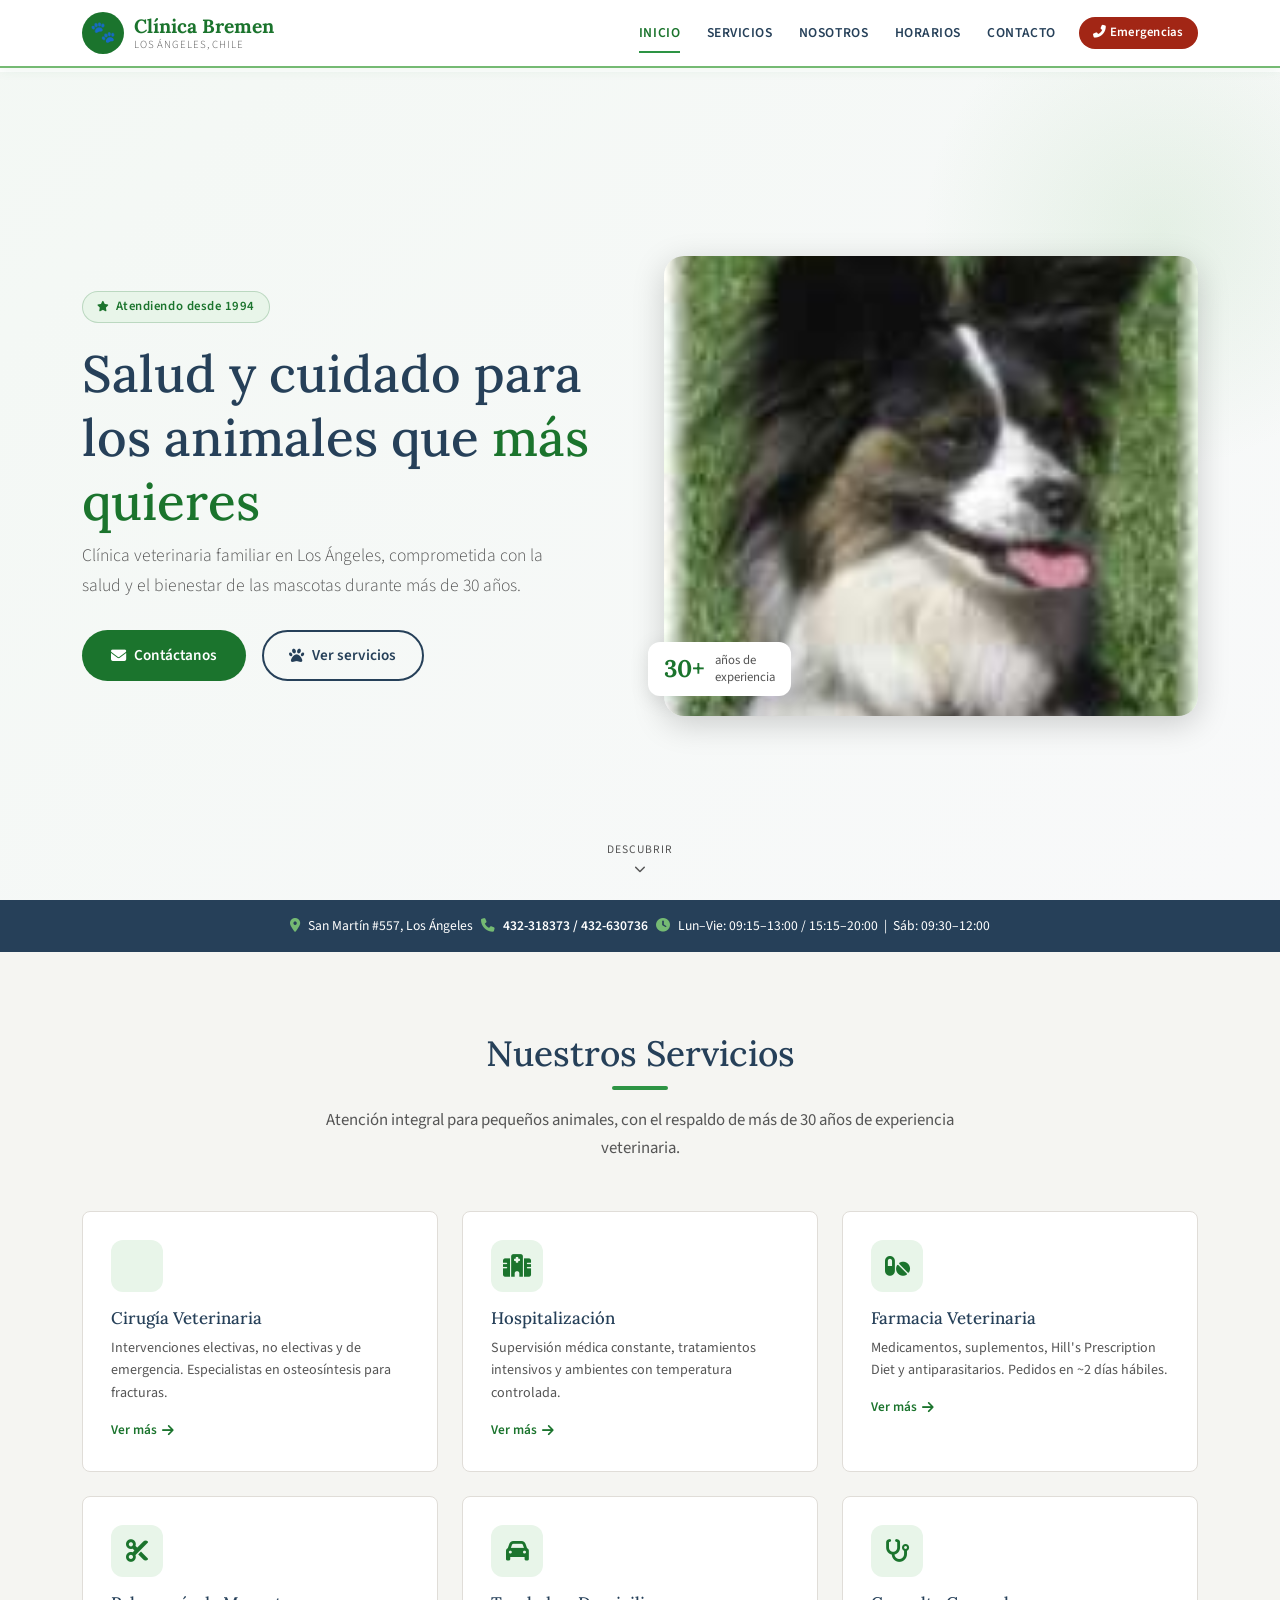
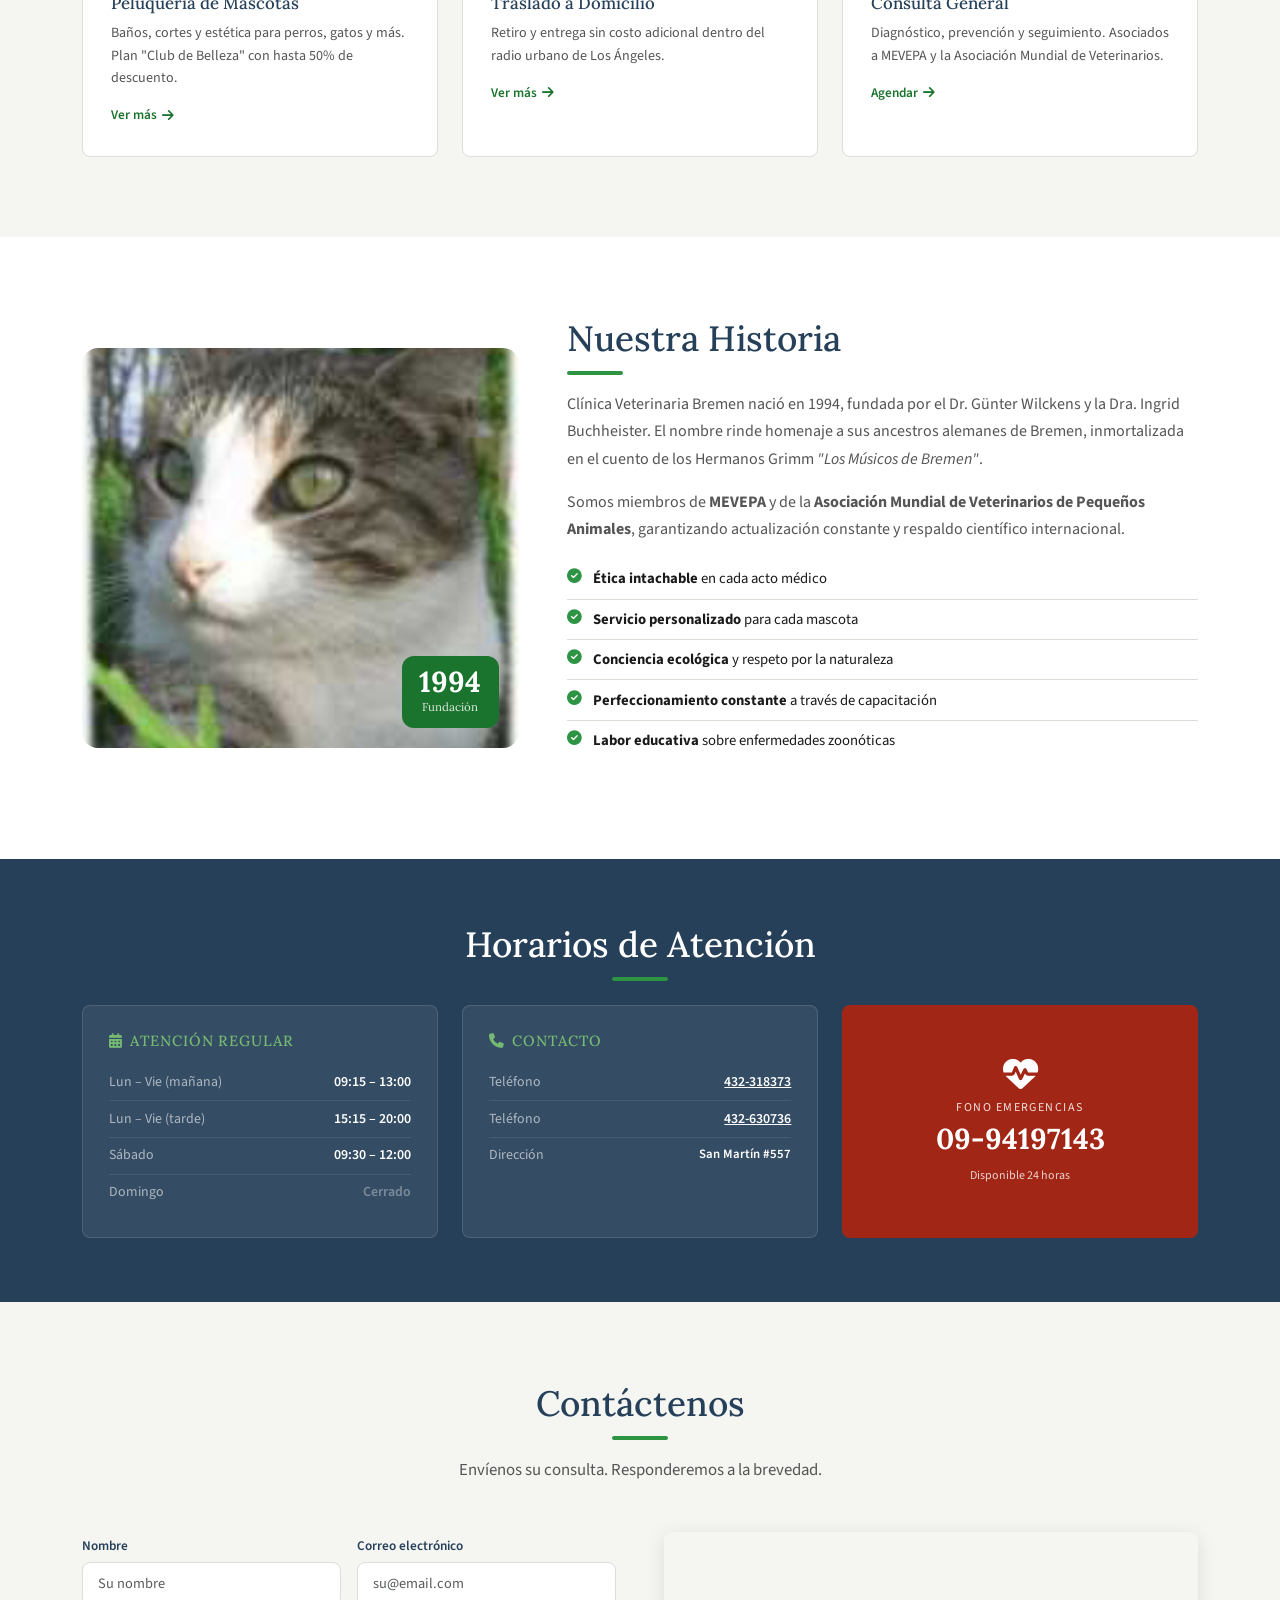
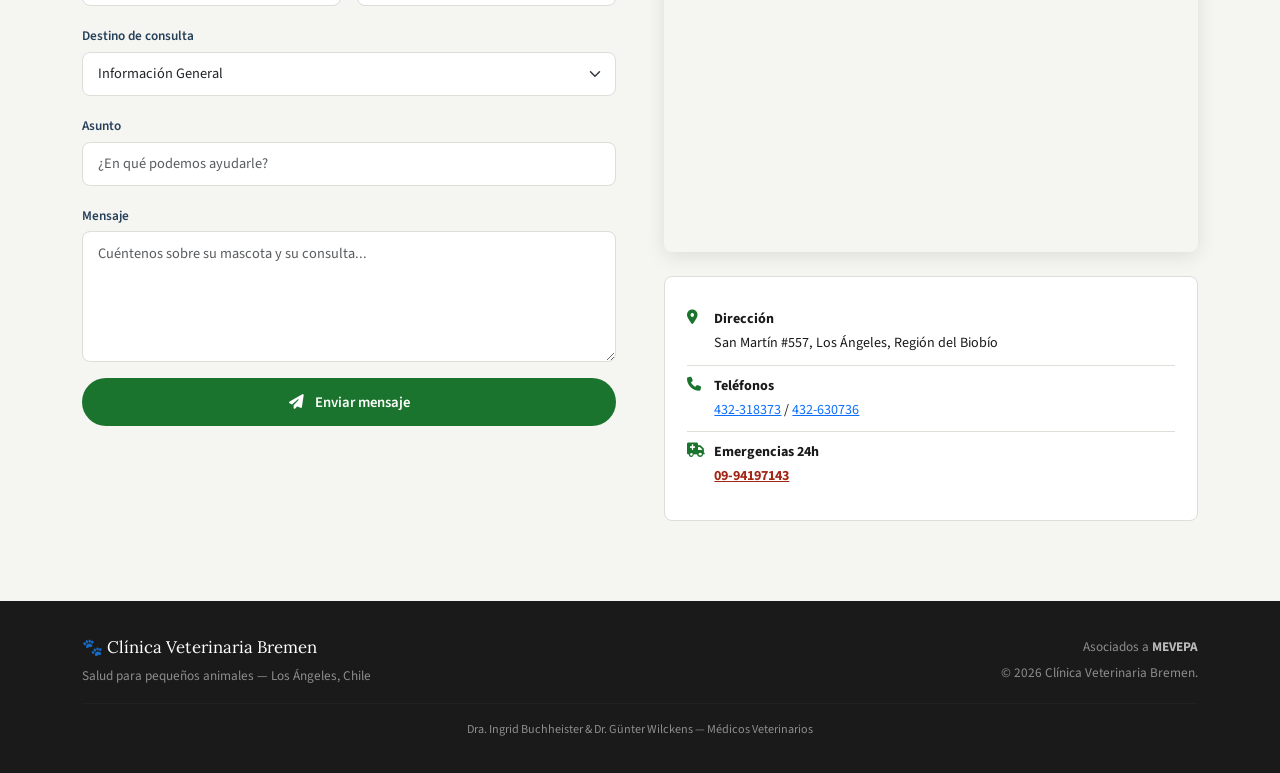
<file: index.html>
<!DOCTYPE html>
<html lang="es">
<head>
  <meta charset="UTF-8">
  <meta name="viewport" content="width=device-width, initial-scale=1.0">
  <title>Clínica Veterinaria Bremen — Los Ángeles, Chile</title>
  <link rel="icon" href="assets/img/favicon.svg" type="image/svg+xml">
  <meta name="description" content="Clínica Veterinaria Bremen, Los Ángeles. Salud para pequeños animales desde 1994. Cirugía, hospitalización, farmacia, peluquería y traslado.">
  <link rel="preconnect" href="https://fonts.googleapis.com">
  <link rel="preconnect" href="https://fonts.gstatic.com" crossorigin>
  <link href="https://fonts.googleapis.com/css2?family=Lora:ital,wght@0,400;0,600;0,700;1,400&family=Source+Sans+3:wght@300;400;600&display=swap" rel="stylesheet">
  <link href="https://cdn.jsdelivr.net/npm/bootstrap@5.3.3/dist/css/bootstrap.min.css" rel="stylesheet">
  <link rel="stylesheet" href="https://cdnjs.cloudflare.com/ajax/libs/font-awesome/6.5.0/css/all.min.css">
  <link rel="stylesheet" href="assets/css/style.css">
</head>
<body>

  <!-- NAVBAR -->
  <nav id="navbar">
    <div class="container">
      <div class="d-flex align-items-center justify-content-between gap-2">
        <a href="index.html" class="d-flex align-items-center text-decoration-none">
          <div class="brand-icon">🐾</div>
          <div class="navbar-brand-text">
            Clínica Bremen
            <span>Los Ángeles, Chile</span>
          </div>
        </a>
        <button class="border-0 bg-transparent d-lg-none" id="navToggle" aria-label="Menú">
          <span style="font-size:1.5rem; color: var(--azul-oscuro);">☰</span>
        </button>
        <div class="d-none d-lg-flex align-items-center gap-1" id="navLinks">
          <a href="#inicio"    class="nav-link active">Inicio</a>
          <a href="#servicios" class="nav-link">Servicios</a>
          <a href="#nosotros"  class="nav-link">Nosotros</a>
          <a href="#horarios"  class="nav-link">Horarios</a>
          <a href="#contacto"  class="nav-link">Contacto</a>
          <a href="tel:+56994197143" class="nav-link btn-emergencia ms-2">
            <i class="fas fa-phone-alt"></i> Emergencias
          </a>
        </div>
      </div>
      <div class="d-lg-none d-none mt-2 pb-2 border-top" id="mobileMenu">
        <div class="d-flex flex-column gap-1 pt-2">
          <a href="#inicio"    class="nav-link" onclick="closeMobile()">Inicio</a>
          <a href="#servicios" class="nav-link" onclick="closeMobile()">Servicios</a>
          <a href="#nosotros"  class="nav-link" onclick="closeMobile()">Nosotros</a>
          <a href="#horarios"  class="nav-link" onclick="closeMobile()">Horarios</a>
          <a href="#contacto"  class="nav-link" onclick="closeMobile()">Contacto</a>
          <a href="tel:+56994197143" class="nav-link btn-emergencia mt-1 text-center">
            <i class="fas fa-phone-alt"></i> Emergencias: 09-94197143
          </a>
        </div>
      </div>
    </div>
  </nav>

  <!-- HERO -->
  <section id="inicio" class="hero-section">
    <div class="container">
      <div class="row align-items-center g-5">
        <div class="col-lg-6">
          <div class="hero-badge">
            <i class="fas fa-star" style="font-size:0.65rem;"></i>
            Atendiendo desde 1994
          </div>
          <h1 class="hero-titulo">
            Salud y cuidado para los animales que <em>más quieres</em>
          </h1>
          <p class="hero-subtitulo">
            Clínica veterinaria familiar en Los Ángeles, comprometida con
            la salud y el bienestar de las mascotas durante más de 30 años.
          </p>
          <div class="d-flex flex-wrap gap-3">
            <a href="#contacto" class="btn-primario">
              <i class="fas fa-envelope"></i> Contáctanos
            </a>
            <a href="#servicios" class="btn-secundario">
              <i class="fas fa-paw"></i> Ver servicios
            </a>
          </div>
        </div>
        <div class="col-lg-6">
          <div class="hero-img-wrapper">
            <img src="assets/img/roscoe.jpg"
                 alt="Mascota atendida en Clínica Bremen" loading="eager">
            <div class="hero-img-badge">
              <div class="num">30+</div>
              <div class="lbl">años de<br>experiencia</div>
            </div>
          </div>
        </div>
      </div>
    </div>
    <div class="scroll-hint">
      <span>Descubrir</span>
      <i class="fas fa-chevron-down"></i>
    </div>
  </section>

  <!-- FRANJA CONTACTO -->
  <div class="franja-contacto">
    <div class="container">
      <div class="row g-2 justify-content-center text-center text-md-start">
        <div class="col-12 col-md-auto">
          <div class="item justify-content-center">
            <i class="fas fa-map-marker-alt"></i>
            <span>San Martín #557, Los Ángeles</span>
          </div>
        </div>
        <div class="col-12 col-md-auto">
          <div class="item justify-content-center">
            <i class="fas fa-phone"></i>
            <a href="tel:432318373">432-318373 / 432-630736</a>
          </div>
        </div>
        <div class="col-12 col-md-auto">
          <div class="item justify-content-center">
            <i class="fas fa-clock"></i>
            <span>Lun–Vie: 09:15–13:00 / 15:15–20:00 &nbsp;|&nbsp; Sáb: 09:30–12:00</span>
          </div>
        </div>
      </div>
    </div>
  </div>

  <!-- SERVICIOS -->
  <section id="servicios" style="padding: 5rem 0; background: var(--gris-claro);">
    <div class="container">
      <div class="text-center mb-5">
        <h2 class="seccion-titulo centrado">Nuestros Servicios</h2>
        <p class="seccion-subtitulo mx-auto mt-3">
          Atención integral para pequeños animales, con el respaldo
          de más de 30 años de experiencia veterinaria.
        </p>
      </div>
      <div class="row g-4">
        <div class="col-sm-6 col-lg-4 fade-in">
          <a href="cirugia.html" class="service-card">
            <div class="service-icon"><i class="fas fa-scalpel"></i></div>
            <h4>Cirugía Veterinaria</h4>
            <p>Intervenciones electivas, no electivas y de emergencia. Especialistas en osteosíntesis para fracturas.</p>
            <span class="service-link">Ver más <i class="fas fa-arrow-right"></i></span>
          </a>
        </div>
        <div class="col-sm-6 col-lg-4 fade-in">
          <a href="hospitalizacion.html" class="service-card">
            <div class="service-icon"><i class="fas fa-hospital"></i></div>
            <h4>Hospitalización</h4>
            <p>Supervisión médica constante, tratamientos intensivos y ambientes con temperatura controlada.</p>
            <span class="service-link">Ver más <i class="fas fa-arrow-right"></i></span>
          </a>
        </div>
        <div class="col-sm-6 col-lg-4 fade-in">
          <a href="farmacia.html" class="service-card">
            <div class="service-icon"><i class="fas fa-pills"></i></div>
            <h4>Farmacia Veterinaria</h4>
            <p>Medicamentos, suplementos, Hill's Prescription Diet y antiparasitarios. Pedidos en ~2 días hábiles.</p>
            <span class="service-link">Ver más <i class="fas fa-arrow-right"></i></span>
          </a>
        </div>
        <div class="col-sm-6 col-lg-4 fade-in">
          <a href="peluqueria.html" class="service-card">
            <div class="service-icon"><i class="fas fa-cut"></i></div>
            <h4>Peluquería de Mascotas</h4>
            <p>Baños, cortes y estética para perros, gatos y más. Plan "Club de Belleza" con hasta 50% de descuento.</p>
            <span class="service-link">Ver más <i class="fas fa-arrow-right"></i></span>
          </a>
        </div>
        <div class="col-sm-6 col-lg-4 fade-in">
          <a href="traslado.html" class="service-card">
            <div class="service-icon"><i class="fas fa-car"></i></div>
            <h4>Traslado a Domicilio</h4>
            <p>Retiro y entrega sin costo adicional dentro del radio urbano de Los Ángeles.</p>
            <span class="service-link">Ver más <i class="fas fa-arrow-right"></i></span>
          </a>
        </div>
        <div class="col-sm-6 col-lg-4 fade-in">
          <a href="#contacto" class="service-card">
            <div class="service-icon"><i class="fas fa-stethoscope"></i></div>
            <h4>Consulta General</h4>
            <p>Diagnóstico, prevención y seguimiento. Asociados a MEVEPA y la Asociación Mundial de Veterinarios.</p>
            <span class="service-link">Agendar <i class="fas fa-arrow-right"></i></span>
          </a>
        </div>
      </div>
    </div>
  </section>

  <!-- NOSOTROS -->
  <section id="nosotros" style="padding: 5rem 0; background: white;">
    <div class="container">
      <div class="row g-5 align-items-center">
        <div class="col-lg-5 fade-in">
          <div class="nosotros-img">
            <img src="assets/img/gatacasa1.jpg" alt="Mascota en Clínica Bremen">
            <div class="nosotros-img-badge">
              <div class="big">1994</div>
              <div class="small">Fundación</div>
            </div>
          </div>
        </div>
        <div class="col-lg-7 fade-in">
          <h2 class="seccion-titulo">Nuestra Historia</h2>
          <p class="mt-3" style="color: var(--gris-texto);">
            Clínica Veterinaria Bremen nació en 1994, fundada por el Dr. Günter Wilckens
            y la Dra. Ingrid Buchheister. El nombre rinde homenaje a sus ancestros alemanes
            de Bremen, inmortalizada en el cuento de los Hermanos Grimm
            <em>"Los Músicos de Bremen"</em>.
          </p>
          <p style="color: var(--gris-texto);">
            Somos miembros de <strong>MEVEPA</strong> y de la
            <strong>Asociación Mundial de Veterinarios de Pequeños Animales</strong>,
            garantizando actualización constante y respaldo científico internacional.
          </p>
          <ul class="valores-list mt-3">
            <li><i class="fas fa-check-circle"></i><span><strong>Ética intachable</strong> en cada acto médico</span></li>
            <li><i class="fas fa-check-circle"></i><span><strong>Servicio personalizado</strong> para cada mascota</span></li>
            <li><i class="fas fa-check-circle"></i><span><strong>Conciencia ecológica</strong> y respeto por la naturaleza</span></li>
            <li><i class="fas fa-check-circle"></i><span><strong>Perfeccionamiento constante</strong> a través de capacitación</span></li>
            <li><i class="fas fa-check-circle"></i><span><strong>Labor educativa</strong> sobre enfermedades zoonóticas</span></li>
          </ul>
        </div>
      </div>
    </div>
  </section>

  <!-- HORARIOS -->
  <section id="horarios" style="padding: 4rem 0; background: var(--azul-oscuro); color: white;">
    <div class="container">
      <div class="text-center mb-4">
        <h2 class="seccion-titulo centrado" style="color: white;">Horarios de Atención</h2>
      </div>
      <div class="row g-4 align-items-stretch">
        <div class="col-md-5 col-lg-4 fade-in">
          <div class="horario-card">
            <h5><i class="fas fa-calendar-alt me-2"></i>Atención regular</h5>
            <div class="horario-item"><span class="dia">Lun – Vie (mañana)</span><span class="hora">09:15 – 13:00</span></div>
            <div class="horario-item"><span class="dia">Lun – Vie (tarde)</span><span class="hora">15:15 – 20:00</span></div>
            <div class="horario-item"><span class="dia">Sábado</span><span class="hora">09:30 – 12:00</span></div>
            <div class="horario-item"><span class="dia">Domingo</span><span class="hora" style="color:rgba(255,255,255,0.35);">Cerrado</span></div>
          </div>
        </div>
        <div class="col-md-4 col-lg-4 fade-in">
          <div class="horario-card">
            <h5><i class="fas fa-phone me-2"></i>Contacto</h5>
            <div class="horario-item"><span class="dia">Teléfono</span><span class="hora"><a href="tel:432318373" style="color:white;">432-318373</a></span></div>
            <div class="horario-item"><span class="dia">Teléfono</span><span class="hora"><a href="tel:432630736" style="color:white;">432-630736</a></span></div>
            <div class="horario-item"><span class="dia">Dirección</span><span class="hora" style="font-size:0.8rem;">San Martín #557</span></div>
          </div>
        </div>
        <div class="col-md-3 col-lg-4 fade-in">
          <div class="emergencia-box">
            <i class="fas fa-heartbeat"></i>
            <div class="label">Fono Emergencias</div>
            <div class="numero"><a href="tel:+56994197143">09-94197143</a></div>
            <div style="font-size:0.75rem; opacity:0.78; margin-top:0.4rem;">Disponible 24 horas</div>
          </div>
        </div>
      </div>
    </div>
  </section>

  <!-- CONTACTO -->
  <section id="contacto" style="padding: 5rem 0; background: var(--gris-claro);">
    <div class="container">
      <div class="text-center mb-5">
        <h2 class="seccion-titulo centrado">Contáctenos</h2>
        <p class="seccion-subtitulo mx-auto mt-3">Envíenos su consulta. Responderemos a la brevedad.</p>
      </div>
      <div class="row g-5">
        <div class="col-lg-6 fade-in">
          <form action="https://formsubmit.co/CORREO_AQUI@gmail.com" method="POST">
            <input type="hidden" name="_subject" value="Consulta desde sitio web — Clínica Bremen">
            <input type="hidden" name="_captcha" value="false">
            <div class="row g-3">
              <div class="col-sm-6">
                <label for="nombre">Nombre</label>
                <input type="text" id="nombre" name="nombre" class="form-control" placeholder="Su nombre" required>
              </div>
              <div class="col-sm-6">
                <label for="email">Correo electrónico</label>
                <input type="email" id="email" name="email" class="form-control" placeholder="su@email.com" required>
              </div>
              <div class="col-12">
                <label for="destino">Destino de consulta</label>
                <select id="destino" name="destino" class="form-select">
                  <option value="contacto">Información General</option>
                  <option value="ventas">Ventas o Cotizaciones</option>
                  <option value="gwilckens">Doctor Wilckens</option>
                  <option value="ibuchheister">Doctora Buchheister</option>
                  <option value="peluqueria">Peluquería</option>
                </select>
              </div>
              <div class="col-12">
                <label for="asunto">Asunto</label>
                <input type="text" id="asunto" name="asunto" class="form-control" placeholder="¿En qué podemos ayudarle?" required>
              </div>
              <div class="col-12">
                <label for="mensaje">Mensaje</label>
                <textarea id="mensaje" name="mensaje" class="form-control" rows="5"
                          placeholder="Cuéntenos sobre su mascota y su consulta..." required></textarea>
              </div>
              <div class="col-12">
                <button type="submit" class="btn-enviar">
                  <i class="fas fa-paper-plane me-2"></i> Enviar mensaje
                </button>
              </div>
            </div>
          </form>
        </div>
        <div class="col-lg-6 fade-in">
          <div class="mapa-wrapper mb-4">
            <iframe src="https://maps.google.cl/maps?f=q&source=s_q&hl=es&q=Clinica+Bremen,+Los+Angeles,+Chile&t=m&ll=-37.47932,-72.353683&z=15&output=embed"
                    allowfullscreen loading="lazy"></iframe>
          </div>
          <div class="datos-contacto">
            <div class="item">
              <i class="fas fa-map-marker-alt"></i>
              <div><strong>Dirección</strong><br>San Martín #557, Los Ángeles, Región del Biobío</div>
            </div>
            <div class="item">
              <i class="fas fa-phone"></i>
              <div><strong>Teléfonos</strong><br>
                <a href="tel:432318373">432-318373</a> / <a href="tel:432630736">432-630736</a></div>
            </div>
            <div class="item">
              <i class="fas fa-ambulance"></i>
              <div><strong>Emergencias 24h</strong><br>
                <a href="tel:+56994197143" style="color:var(--rojo);font-weight:700;">09-94197143</a></div>
            </div>
          </div>
        </div>
      </div>
    </div>
  </section>

  <!-- FOOTER -->
  <footer>
    <div class="container">
      <div class="row align-items-center">
        <div class="col-md-6 mb-3 mb-md-0">
          <div class="brand">🐾 Clínica Veterinaria Bremen</div>
          <div>Salud para pequeños animales — Los Ángeles, Chile</div>
        </div>
        <div class="col-md-6 text-md-end">
          <div>Asociados a <strong style="color:rgba(255,255,255,0.7);">MEVEPA</strong></div>
          <div class="mt-1">© <span id="anio"></span> Clínica Veterinaria Bremen.</div>
        </div>
      </div>
      <hr class="footer-divider">
      <div class="text-center" style="font-size:0.76rem;">
        Dra. Ingrid Buchheister &amp; Dr. Günter Wilckens — Médicos Veterinarios
      </div>
    </div>
  </footer>

  <script src="https://cdn.jsdelivr.net/npm/bootstrap@5.3.3/dist/js/bootstrap.bundle.min.js"></script>
  <script src="assets/js/shared.js"></script>
</body>
</html>
</file>
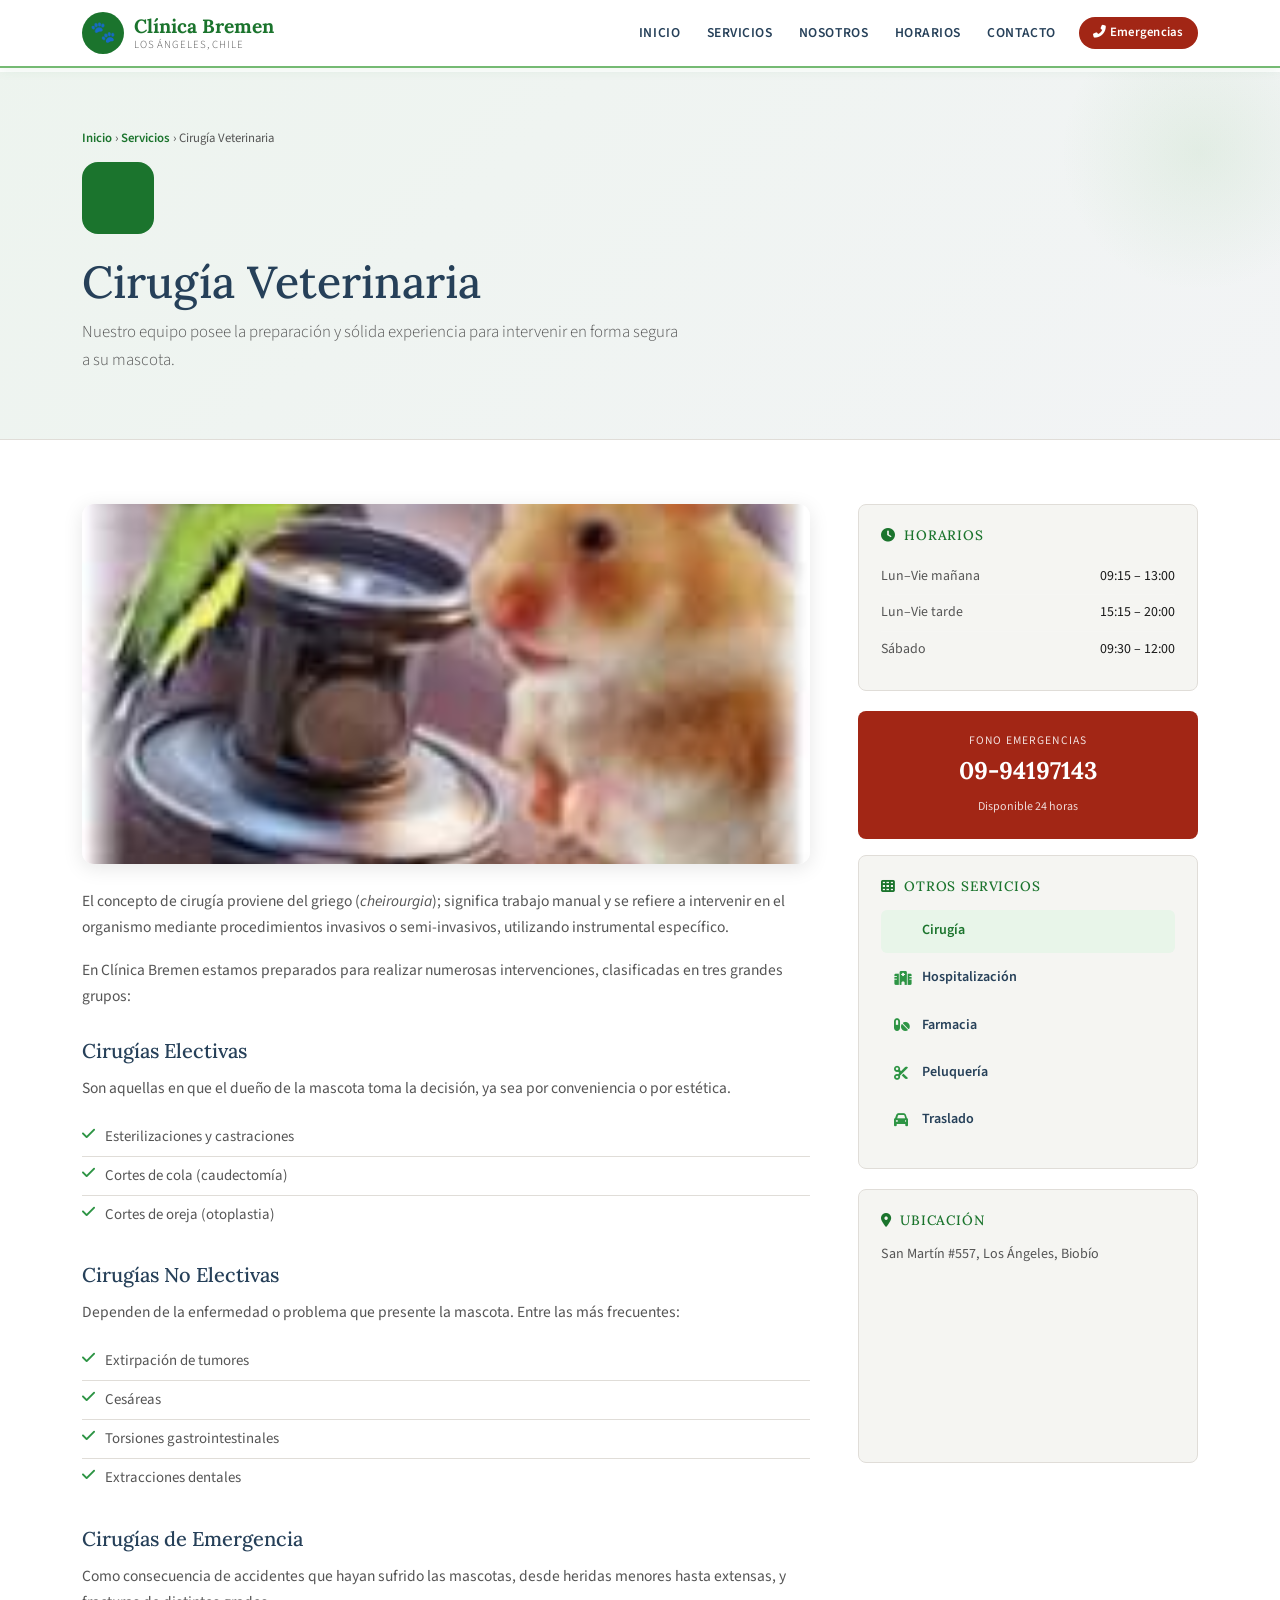
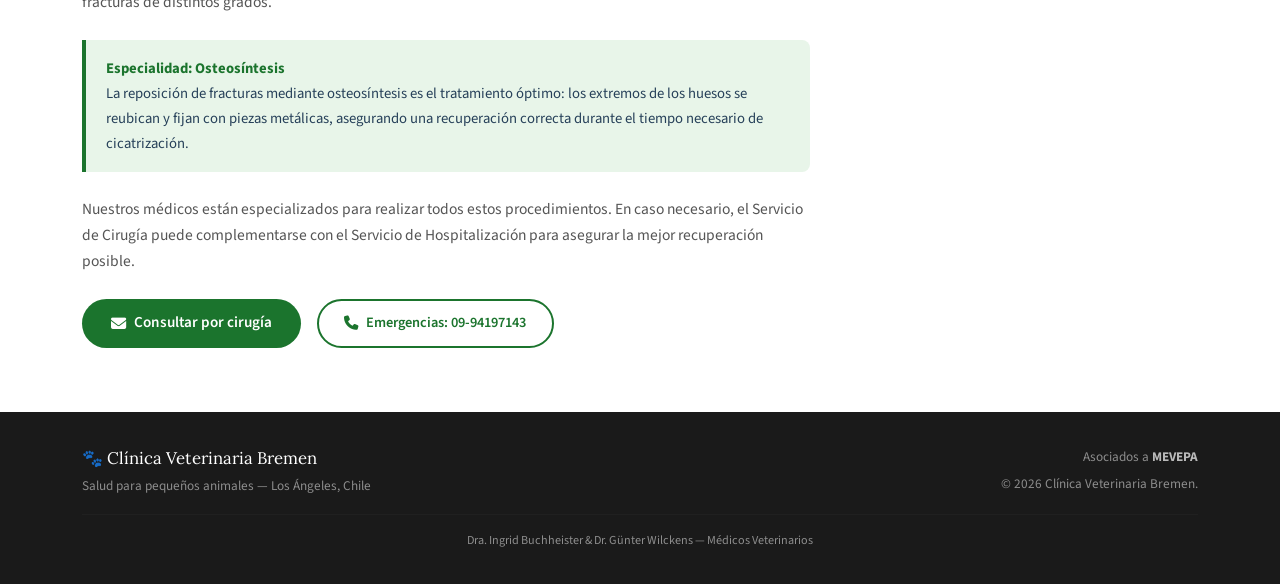
<file: cirugia.html>
<!DOCTYPE html>
<html lang="es">
<head>
  <meta charset="UTF-8">
  <meta name="viewport" content="width=device-width, initial-scale=1.0">
  <title>Cirugía Veterinaria — Clínica Bremen</title>
  <link rel="icon" href="assets/img/favicon.svg" type="image/svg+xml">
  <meta name="description" content="Cirugía veterinaria en Los Ángeles: intervenciones electivas, de emergencia y osteosíntesis. Clínica Bremen desde 1994.">
  <link rel="preconnect" href="https://fonts.googleapis.com">
  <link rel="preconnect" href="https://fonts.gstatic.com" crossorigin>
  <link href="https://fonts.googleapis.com/css2?family=Lora:ital,wght@0,400;0,600;0,700;1,400&family=Source+Sans+3:wght@300;400;600&display=swap" rel="stylesheet">
  <link href="https://cdn.jsdelivr.net/npm/bootstrap@5.3.3/dist/css/bootstrap.min.css" rel="stylesheet">
  <link rel="stylesheet" href="https://cdnjs.cloudflare.com/ajax/libs/font-awesome/6.5.0/css/all.min.css">
  <link rel="stylesheet" href="assets/css/style.css">
</head>
<body>

  <!-- NAVBAR -->
  <nav id="navbar">
    <div class="container">
      <div class="d-flex align-items-center justify-content-between gap-2">
        <a href="index.html" class="d-flex align-items-center text-decoration-none">
          <div class="brand-icon">🐾</div>
          <div class="navbar-brand-text">Clínica Bremen<span>Los Ángeles, Chile</span></div>
        </a>
        <button class="border-0 bg-transparent d-lg-none" id="navToggle" aria-label="Menú">
          <span style="font-size:1.5rem; color:var(--azul-oscuro);">☰</span>
        </button>
        <div class="d-none d-lg-flex align-items-center gap-1" id="navLinks">
          <a href="index.html"            class="nav-link">Inicio</a>
          <a href="index.html#servicios"  class="nav-link">Servicios</a>
          <a href="index.html#nosotros"   class="nav-link">Nosotros</a>
          <a href="index.html#horarios"   class="nav-link">Horarios</a>
          <a href="index.html#contacto"   class="nav-link">Contacto</a>
          <a href="tel:+56994197143" class="nav-link btn-emergencia ms-2">
            <i class="fas fa-phone-alt"></i> Emergencias
          </a>
        </div>
      </div>
      <div class="d-lg-none d-none mt-2 pb-2 border-top" id="mobileMenu">
        <div class="d-flex flex-column gap-1 pt-2">
          <a href="index.html"           class="nav-link" onclick="closeMobile()">Inicio</a>
          <a href="index.html#servicios" class="nav-link" onclick="closeMobile()">Servicios</a>
          <a href="index.html#nosotros"  class="nav-link" onclick="closeMobile()">Nosotros</a>
          <a href="index.html#horarios"  class="nav-link" onclick="closeMobile()">Horarios</a>
          <a href="index.html#contacto"  class="nav-link" onclick="closeMobile()">Contacto</a>
          <a href="tel:+56994197143" class="nav-link btn-emergencia mt-1 text-center">
            <i class="fas fa-phone-alt"></i> Emergencias: 09-94197143
          </a>
        </div>
      </div>
    </div>
  </nav>

  <!-- HERO SUBPÁGINA -->
  <div class="subpage-hero">
    <div class="container">
      <div class="subpage-breadcrumb">
        <a href="index.html">Inicio</a> &rsaquo; <a href="index.html#servicios">Servicios</a> &rsaquo; Cirugía Veterinaria
      </div>
      <div class="subpage-icon"><i class="fas fa-scalpel"></i></div>
      <h1>Cirugía Veterinaria</h1>
      <p class="lead">Nuestro equipo posee la preparación y sólida experiencia para intervenir en forma segura a su mascota.</p>
    </div>
  </div>

  <!-- CONTENIDO -->
  <section class="subpage-content">
    <div class="container">
      <div class="row g-5">

        <!-- Contenido principal -->
        <div class="col-lg-8">
          <img src="assets/img/cirugia3.jpg"
               alt="Cirugía veterinaria en Clínica Bremen"
               class="mb-4 fade-in">

          <p>El concepto de cirugía proviene del griego (<em>cheirourgia</em>); significa trabajo manual y se refiere a intervenir en el organismo mediante procedimientos invasivos o semi-invasivos, utilizando instrumental específico.</p>

          <p>En Clínica Bremen estamos preparados para realizar numerosas intervenciones, clasificadas en tres grandes grupos:</p>

          <h3>Cirugías Electivas</h3>
          <p>Son aquellas en que el dueño de la mascota toma la decisión, ya sea por conveniencia o por estética.</p>
          <ul class="tipo-list">
            <li><i class="fas fa-check"></i>Esterilizaciones y castraciones</li>
            <li><i class="fas fa-check"></i>Cortes de cola (caudectomía)</li>
            <li><i class="fas fa-check"></i>Cortes de oreja (otoplastia)</li>
          </ul>

          <h3>Cirugías No Electivas</h3>
          <p>Dependen de la enfermedad o problema que presente la mascota. Entre las más frecuentes:</p>
          <ul class="tipo-list">
            <li><i class="fas fa-check"></i>Extirpación de tumores</li>
            <li><i class="fas fa-check"></i>Cesáreas</li>
            <li><i class="fas fa-check"></i>Torsiones gastrointestinales</li>
            <li><i class="fas fa-check"></i>Extracciones dentales</li>
          </ul>

          <h3>Cirugías de Emergencia</h3>
          <p>Como consecuencia de accidentes que hayan sufrido las mascotas, desde heridas menores hasta extensas, y fracturas de distintos grados.</p>

          <div class="highlight-box">
            <strong>Especialidad: Osteosíntesis</strong><br>
            La reposición de fracturas mediante osteosíntesis es el tratamiento óptimo: los extremos de los huesos se reubican y fijan con piezas metálicas, asegurando una recuperación correcta durante el tiempo necesario de cicatrización.
          </div>

          <p>Nuestros médicos están especializados para realizar todos estos procedimientos. En caso necesario, el Servicio de Cirugía puede complementarse con el Servicio de Hospitalización para asegurar la mejor recuperación posible.</p>

          <div class="mt-4 d-flex flex-wrap gap-3">
            <a href="index.html#contacto" class="btn-primario">
              <i class="fas fa-envelope"></i> Consultar por cirugía
            </a>
            <a href="tel:+56994197143" class="btn-outline-verde">
              <i class="fas fa-phone"></i> Emergencias: 09-94197143
            </a>
          </div>
        </div>

        <!-- Sidebar -->
        <div class="col-lg-4">
          <div class="subpage-sidebar">

            <!-- Horarios -->
            <div class="sidebar-card">
              <h6><i class="fas fa-clock me-2"></i>Horarios</h6>
              <div class="horario-item" style="color:var(--negro);">
                <span style="color:var(--gris-texto);">Lun–Vie mañana</span>
                <span>09:15 – 13:00</span>
              </div>
              <div class="horario-item" style="color:var(--negro);">
                <span style="color:var(--gris-texto);">Lun–Vie tarde</span>
                <span>15:15 – 20:00</span>
              </div>
              <div class="horario-item" style="color:var(--negro);">
                <span style="color:var(--gris-texto);">Sábado</span>
                <span>09:30 – 12:00</span>
              </div>
            </div>

            <!-- Emergencia -->
            <div class="sidebar-emergencia mb-3">
              <div class="label" style="font-size:0.72rem; letter-spacing:0.1em; text-transform:uppercase; opacity:0.85;">Fono Emergencias</div>
              <div class="num"><a href="tel:+56994197143">09-94197143</a></div>
              <small>Disponible 24 horas</small>
            </div>

            <!-- Otros servicios -->
            <div class="sidebar-card">
              <h6><i class="fas fa-th me-2"></i>Otros servicios</h6>
              <div class="otros-servicios">
                <a href="cirugia.html" class="current"><i class="fas fa-scalpel"></i>Cirugía</a>
                <a href="hospitalizacion.html"><i class="fas fa-hospital"></i>Hospitalización</a>
                <a href="farmacia.html"><i class="fas fa-pills"></i>Farmacia</a>
                <a href="peluqueria.html"><i class="fas fa-cut"></i>Peluquería</a>
                <a href="traslado.html"><i class="fas fa-car"></i>Traslado</a>
              </div>
            </div>

            <!-- Dirección -->
            <div class="sidebar-card">
              <h6><i class="fas fa-map-marker-alt me-2"></i>Ubicación</h6>
              <p style="font-size:0.88rem; color:var(--gris-texto); margin:0 0 0.75rem;">San Martín #557, Los Ángeles, Biobío</p>
              <div style="border-radius:8px; overflow:hidden; height:160px;">
                <iframe src="https://maps.google.cl/maps?f=q&hl=es&q=Clinica+Bremen,+Los+Angeles,+Chile&t=m&ll=-37.47932,-72.353683&z=15&output=embed"
                        width="100%" height="160" style="border:none;" loading="lazy"></iframe>
              </div>
            </div>

          </div>
        </div>

      </div>
    </div>
  </section>

  <!-- FOOTER -->
  <footer>
    <div class="container">
      <div class="row align-items-center">
        <div class="col-md-6 mb-3 mb-md-0">
          <div class="brand">🐾 Clínica Veterinaria Bremen</div>
          <div>Salud para pequeños animales — Los Ángeles, Chile</div>
        </div>
        <div class="col-md-6 text-md-end">
          <div>Asociados a <strong style="color:rgba(255,255,255,0.7);">MEVEPA</strong></div>
          <div class="mt-1">© <span id="anio"></span> Clínica Veterinaria Bremen.</div>
        </div>
      </div>
      <hr class="footer-divider">
      <div class="text-center" style="font-size:0.76rem;">
        Dra. Ingrid Buchheister &amp; Dr. Günter Wilckens — Médicos Veterinarios
      </div>
    </div>
  </footer>

  <script src="https://cdn.jsdelivr.net/npm/bootstrap@5.3.3/dist/js/bootstrap.bundle.min.js"></script>
  <script src="assets/js/shared.js"></script>
</body>
</html>
</file>
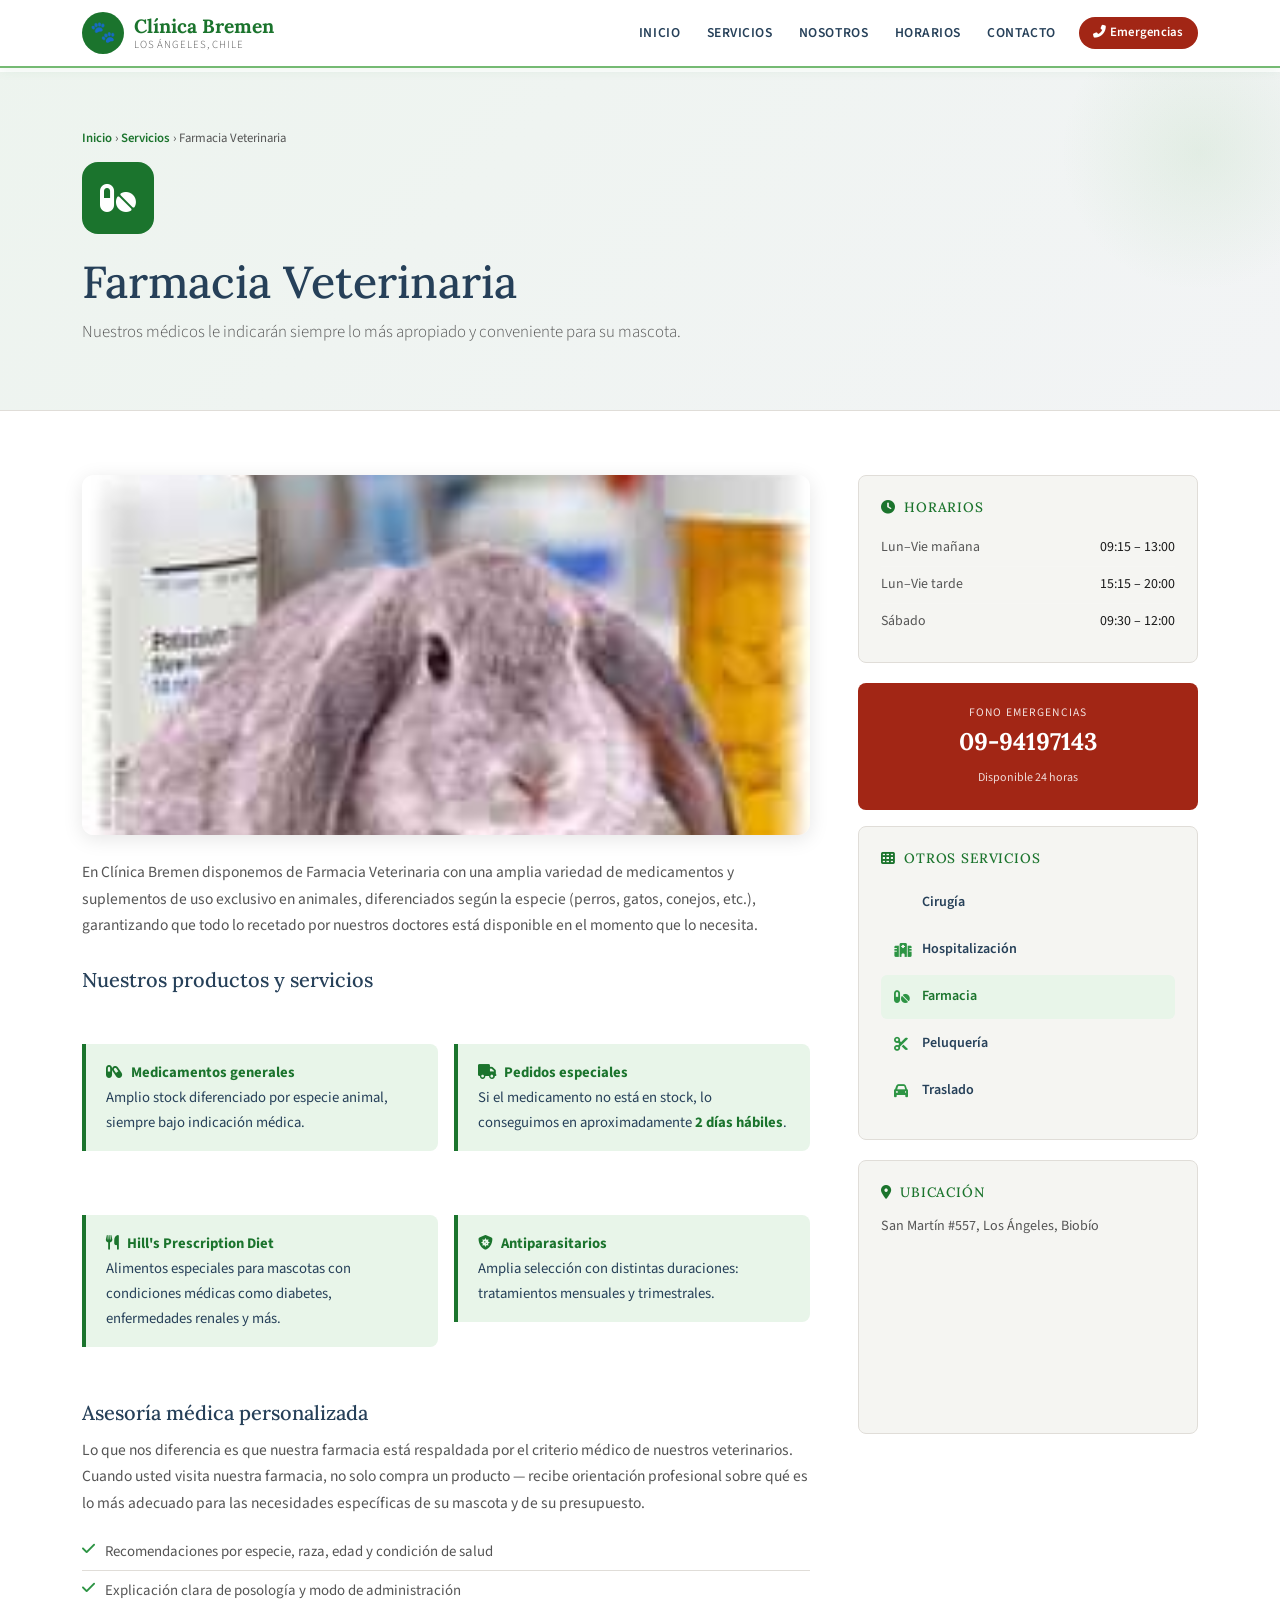
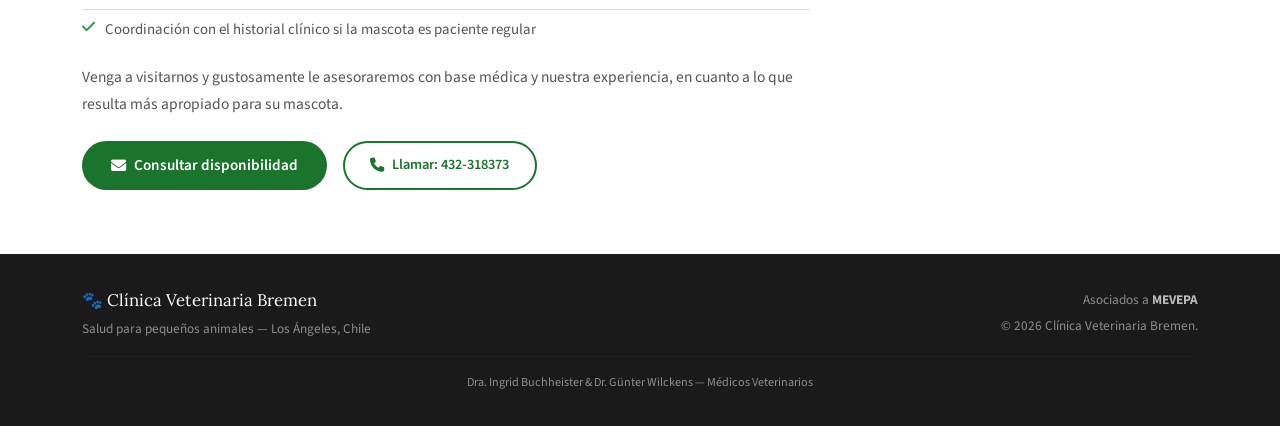
<file: farmacia.html>
<!DOCTYPE html>
<html lang="es">
<head>
  <meta charset="UTF-8">
  <meta name="viewport" content="width=device-width, initial-scale=1.0">
  <title>Farmacia Veterinaria — Clínica Bremen</title>
  <link rel="icon" href="assets/img/favicon.svg" type="image/svg+xml">
  <meta name="description" content="Farmacia veterinaria en Los Ángeles: medicamentos, Hill's Prescription Diet, antiparasitarios y pedidos especiales. Clínica Bremen.">
  <link rel="preconnect" href="https://fonts.googleapis.com">
  <link rel="preconnect" href="https://fonts.gstatic.com" crossorigin>
  <link href="https://fonts.googleapis.com/css2?family=Lora:ital,wght@0,400;0,600;0,700;1,400&family=Source+Sans+3:wght@300;400;600&display=swap" rel="stylesheet">
  <link href="https://cdn.jsdelivr.net/npm/bootstrap@5.3.3/dist/css/bootstrap.min.css" rel="stylesheet">
  <link rel="stylesheet" href="https://cdnjs.cloudflare.com/ajax/libs/font-awesome/6.5.0/css/all.min.css">
  <link rel="stylesheet" href="assets/css/style.css">
</head>
<body>

  <!-- NAVBAR -->
  <nav id="navbar">
    <div class="container">
      <div class="d-flex align-items-center justify-content-between gap-2">
        <a href="index.html" class="d-flex align-items-center text-decoration-none">
          <div class="brand-icon">🐾</div>
          <div class="navbar-brand-text">Clínica Bremen<span>Los Ángeles, Chile</span></div>
        </a>
        <button class="border-0 bg-transparent d-lg-none" id="navToggle" aria-label="Menú">
          <span style="font-size:1.5rem; color:var(--azul-oscuro);">☰</span>
        </button>
        <div class="d-none d-lg-flex align-items-center gap-1" id="navLinks">
          <a href="index.html"           class="nav-link">Inicio</a>
          <a href="index.html#servicios" class="nav-link">Servicios</a>
          <a href="index.html#nosotros"  class="nav-link">Nosotros</a>
          <a href="index.html#horarios"  class="nav-link">Horarios</a>
          <a href="index.html#contacto"  class="nav-link">Contacto</a>
          <a href="tel:+56994197143" class="nav-link btn-emergencia ms-2">
            <i class="fas fa-phone-alt"></i> Emergencias
          </a>
        </div>
      </div>
      <div class="d-lg-none d-none mt-2 pb-2 border-top" id="mobileMenu">
        <div class="d-flex flex-column gap-1 pt-2">
          <a href="index.html"           class="nav-link" onclick="closeMobile()">Inicio</a>
          <a href="index.html#servicios" class="nav-link" onclick="closeMobile()">Servicios</a>
          <a href="index.html#nosotros"  class="nav-link" onclick="closeMobile()">Nosotros</a>
          <a href="index.html#horarios"  class="nav-link" onclick="closeMobile()">Horarios</a>
          <a href="index.html#contacto"  class="nav-link" onclick="closeMobile()">Contacto</a>
          <a href="tel:+56994197143" class="nav-link btn-emergencia mt-1 text-center">
            <i class="fas fa-phone-alt"></i> Emergencias: 09-94197143
          </a>
        </div>
      </div>
    </div>
  </nav>

  <!-- HERO SUBPÁGINA -->
  <div class="subpage-hero">
    <div class="container">
      <div class="subpage-breadcrumb">
        <a href="index.html">Inicio</a> &rsaquo; <a href="index.html#servicios">Servicios</a> &rsaquo; Farmacia Veterinaria
      </div>
      <div class="subpage-icon"><i class="fas fa-pills"></i></div>
      <h1>Farmacia Veterinaria</h1>
      <p class="lead">Nuestros médicos le indicarán siempre lo más apropiado y conveniente para su mascota.</p>
    </div>
  </div>

  <!-- CONTENIDO -->
  <section class="subpage-content">
    <div class="container">
      <div class="row g-5">

        <!-- Contenido principal -->
        <div class="col-lg-8">
          <img src="assets/img/farmacia3.jpg"
               alt="Farmacia Veterinaria Clínica Bremen"
               class="mb-4 fade-in">

          <p>En Clínica Bremen disponemos de Farmacia Veterinaria con una amplia variedad de medicamentos y suplementos de uso exclusivo en animales, diferenciados según la especie (perros, gatos, conejos, etc.), garantizando que todo lo recetado por nuestros doctores está disponible en el momento que lo necesita.</p>

          <h3>Nuestros productos y servicios</h3>

          <div class="row g-3 my-2">
            <div class="col-sm-6">
              <div class="highlight-box">
                <strong><i class="fas fa-capsules me-2"></i>Medicamentos generales</strong><br>
                Amplio stock diferenciado por especie animal, siempre bajo indicación médica.
              </div>
            </div>
            <div class="col-sm-6">
              <div class="highlight-box">
                <strong><i class="fas fa-truck me-2"></i>Pedidos especiales</strong><br>
                Si el medicamento no está en stock, lo conseguimos en aproximadamente <strong>2 días hábiles</strong>.
              </div>
            </div>
            <div class="col-sm-6">
              <div class="highlight-box">
                <strong><i class="fas fa-utensils me-2"></i>Hill's Prescription Diet</strong><br>
                Alimentos especiales para mascotas con condiciones médicas como diabetes, enfermedades renales y más.
              </div>
            </div>
            <div class="col-sm-6">
              <div class="highlight-box">
                <strong><i class="fas fa-shield-virus me-2"></i>Antiparasitarios</strong><br>
                Amplia selección con distintas duraciones: tratamientos mensuales y trimestrales.
              </div>
            </div>
          </div>

          <h3>Asesoría médica personalizada</h3>
          <p>Lo que nos diferencia es que nuestra farmacia está respaldada por el criterio médico de nuestros veterinarios. Cuando usted visita nuestra farmacia, no solo compra un producto — recibe orientación profesional sobre qué es lo más adecuado para las necesidades específicas de su mascota y de su presupuesto.</p>

          <ul class="tipo-list">
            <li><i class="fas fa-check"></i>Recomendaciones por especie, raza, edad y condición de salud</li>
            <li><i class="fas fa-check"></i>Explicación clara de posología y modo de administración</li>
            <li><i class="fas fa-check"></i>Coordinación con el historial clínico si la mascota es paciente regular</li>
          </ul>

          <p class="mt-3">Venga a visitarnos y gustosamente le asesoraremos con base médica y nuestra experiencia, en cuanto a lo que resulta más apropiado para su mascota.</p>

          <div class="mt-4 d-flex flex-wrap gap-3">
            <a href="index.html#contacto" class="btn-primario">
              <i class="fas fa-envelope"></i> Consultar disponibilidad
            </a>
            <a href="tel:432318373" class="btn-outline-verde">
              <i class="fas fa-phone"></i> Llamar: 432-318373
            </a>
          </div>
        </div>

        <!-- Sidebar -->
        <div class="col-lg-4">
          <div class="subpage-sidebar">
            <div class="sidebar-card">
              <h6><i class="fas fa-clock me-2"></i>Horarios</h6>
              <div class="horario-item"><span style="color:var(--gris-texto);">Lun–Vie mañana</span><span>09:15 – 13:00</span></div>
              <div class="horario-item"><span style="color:var(--gris-texto);">Lun–Vie tarde</span><span>15:15 – 20:00</span></div>
              <div class="horario-item"><span style="color:var(--gris-texto);">Sábado</span><span>09:30 – 12:00</span></div>
            </div>
            <div class="sidebar-emergencia mb-3">
              <div class="label" style="font-size:0.72rem; letter-spacing:0.1em; text-transform:uppercase; opacity:0.85;">Fono Emergencias</div>
              <div class="num"><a href="tel:+56994197143">09-94197143</a></div>
              <small>Disponible 24 horas</small>
            </div>
            <div class="sidebar-card">
              <h6><i class="fas fa-th me-2"></i>Otros servicios</h6>
              <div class="otros-servicios">
                <a href="cirugia.html"><i class="fas fa-scalpel"></i>Cirugía</a>
                <a href="hospitalizacion.html"><i class="fas fa-hospital"></i>Hospitalización</a>
                <a href="farmacia.html" class="current"><i class="fas fa-pills"></i>Farmacia</a>
                <a href="peluqueria.html"><i class="fas fa-cut"></i>Peluquería</a>
                <a href="traslado.html"><i class="fas fa-car"></i>Traslado</a>
              </div>
            </div>
            <div class="sidebar-card">
              <h6><i class="fas fa-map-marker-alt me-2"></i>Ubicación</h6>
              <p style="font-size:0.88rem; color:var(--gris-texto); margin:0 0 0.75rem;">San Martín #557, Los Ángeles, Biobío</p>
              <div style="border-radius:8px; overflow:hidden; height:160px;">
                <iframe src="https://maps.google.cl/maps?f=q&hl=es&q=Clinica+Bremen,+Los+Angeles,+Chile&t=m&ll=-37.47932,-72.353683&z=15&output=embed"
                        width="100%" height="160" style="border:none;" loading="lazy"></iframe>
              </div>
            </div>
          </div>
        </div>

      </div>
    </div>
  </section>

  <!-- FOOTER -->
  <footer>
    <div class="container">
      <div class="row align-items-center">
        <div class="col-md-6 mb-3 mb-md-0">
          <div class="brand">🐾 Clínica Veterinaria Bremen</div>
          <div>Salud para pequeños animales — Los Ángeles, Chile</div>
        </div>
        <div class="col-md-6 text-md-end">
          <div>Asociados a <strong style="color:rgba(255,255,255,0.7);">MEVEPA</strong></div>
          <div class="mt-1">© <span id="anio"></span> Clínica Veterinaria Bremen.</div>
        </div>
      </div>
      <hr class="footer-divider">
      <div class="text-center" style="font-size:0.76rem;">Dra. Ingrid Buchheister &amp; Dr. Günter Wilckens — Médicos Veterinarios</div>
    </div>
  </footer>

  <script src="https://cdn.jsdelivr.net/npm/bootstrap@5.3.3/dist/js/bootstrap.bundle.min.js"></script>
  <script src="assets/js/shared.js"></script>
</body>
</html>
</file>
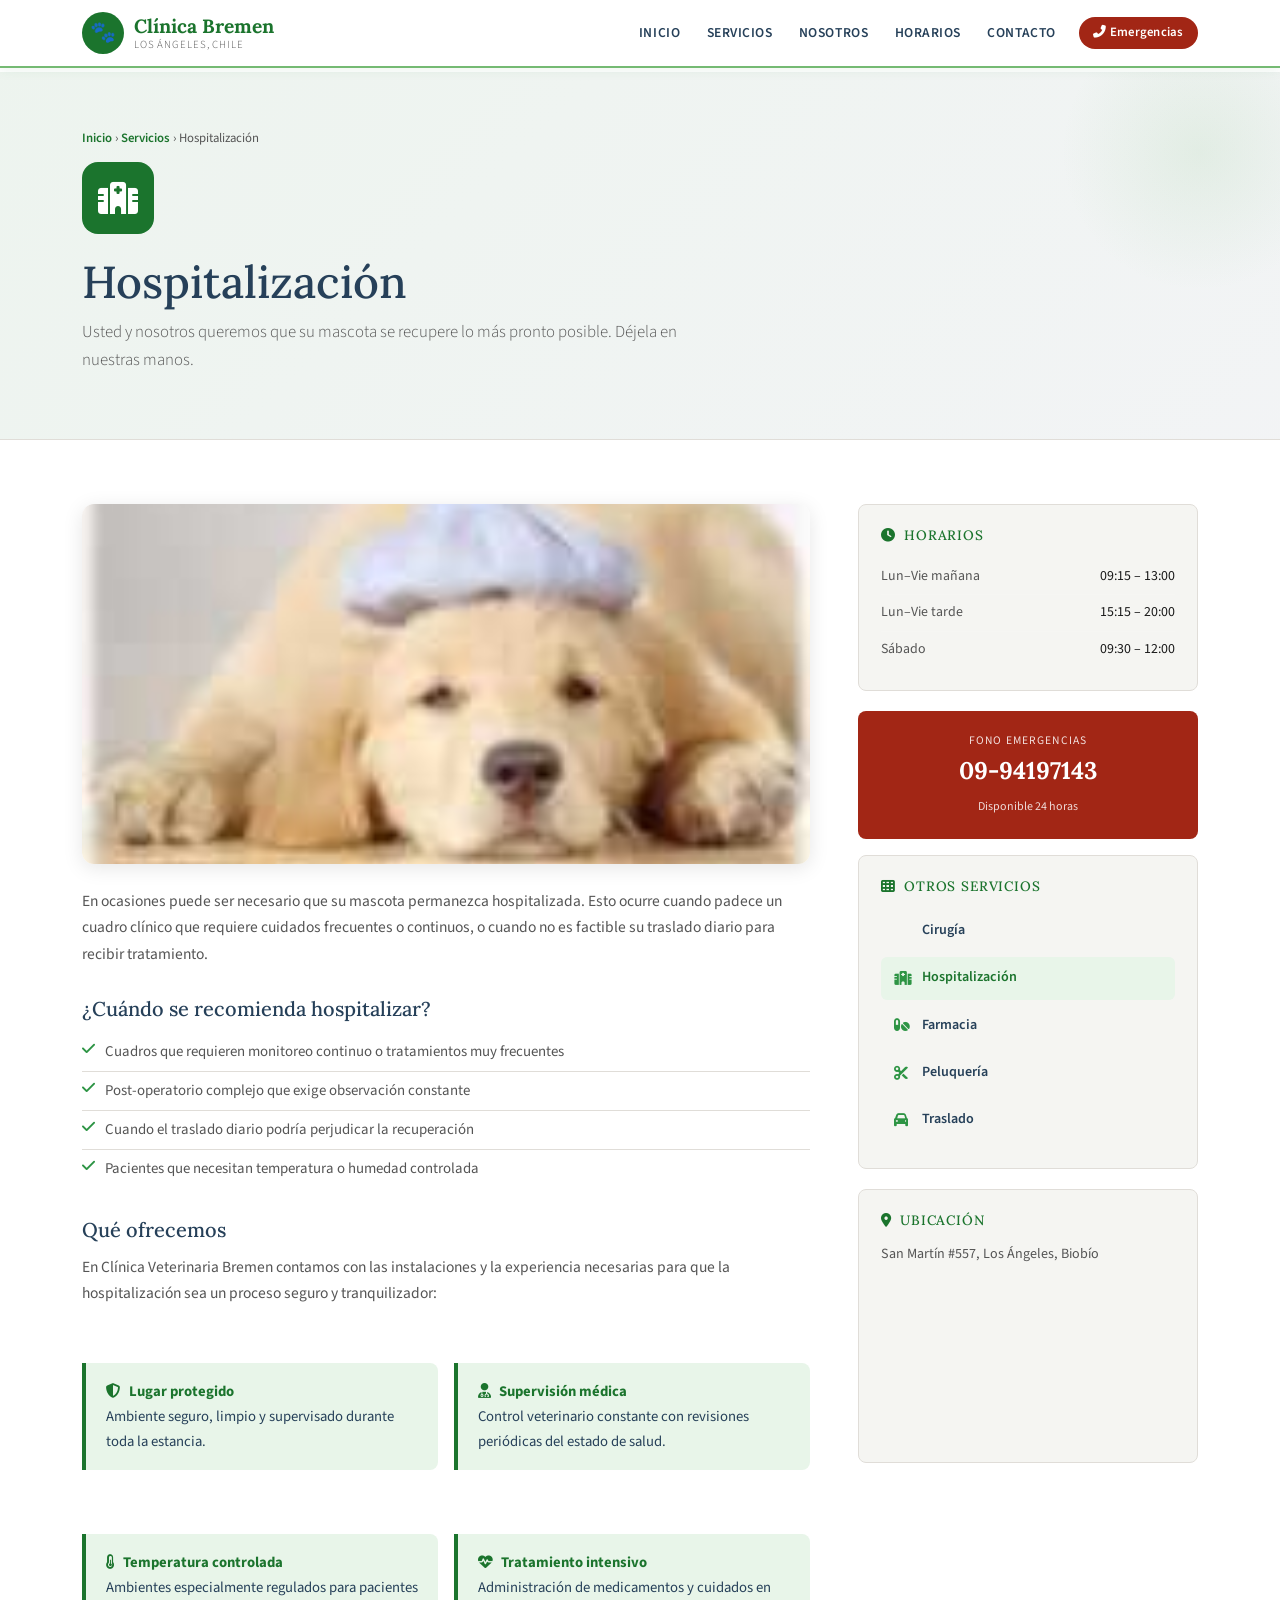
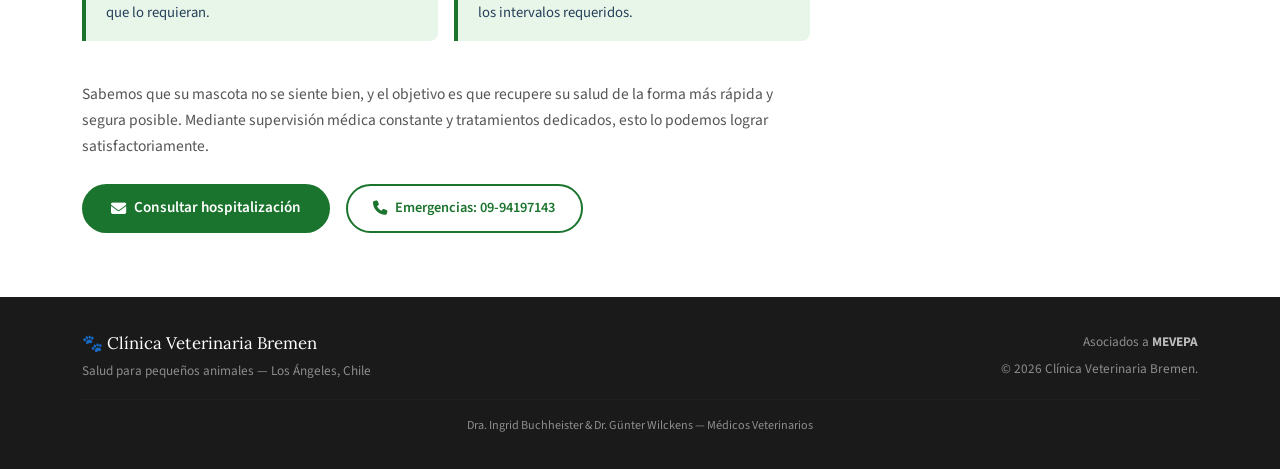
<file: hospitalizacion.html>
<!DOCTYPE html>
<html lang="es">
<head>
  <meta charset="UTF-8">
  <meta name="viewport" content="width=device-width, initial-scale=1.0">
  <title>Hospitalización — Clínica Bremen</title>
  <link rel="icon" href="assets/img/favicon.svg" type="image/svg+xml">
  <meta name="description" content="Hospitalización veterinaria en Los Ángeles: supervisión constante, tratamientos intensivos y ambientes controlados. Clínica Bremen.">
  <link rel="preconnect" href="https://fonts.googleapis.com">
  <link rel="preconnect" href="https://fonts.gstatic.com" crossorigin>
  <link href="https://fonts.googleapis.com/css2?family=Lora:ital,wght@0,400;0,600;0,700;1,400&family=Source+Sans+3:wght@300;400;600&display=swap" rel="stylesheet">
  <link href="https://cdn.jsdelivr.net/npm/bootstrap@5.3.3/dist/css/bootstrap.min.css" rel="stylesheet">
  <link rel="stylesheet" href="https://cdnjs.cloudflare.com/ajax/libs/font-awesome/6.5.0/css/all.min.css">
  <link rel="stylesheet" href="assets/css/style.css">
</head>
<body>

  <!-- NAVBAR -->
  <nav id="navbar">
    <div class="container">
      <div class="d-flex align-items-center justify-content-between gap-2">
        <a href="index.html" class="d-flex align-items-center text-decoration-none">
          <div class="brand-icon">🐾</div>
          <div class="navbar-brand-text">Clínica Bremen<span>Los Ángeles, Chile</span></div>
        </a>
        <button class="border-0 bg-transparent d-lg-none" id="navToggle" aria-label="Menú">
          <span style="font-size:1.5rem; color:var(--azul-oscuro);">☰</span>
        </button>
        <div class="d-none d-lg-flex align-items-center gap-1" id="navLinks">
          <a href="index.html"           class="nav-link">Inicio</a>
          <a href="index.html#servicios" class="nav-link">Servicios</a>
          <a href="index.html#nosotros"  class="nav-link">Nosotros</a>
          <a href="index.html#horarios"  class="nav-link">Horarios</a>
          <a href="index.html#contacto"  class="nav-link">Contacto</a>
          <a href="tel:+56994197143" class="nav-link btn-emergencia ms-2">
            <i class="fas fa-phone-alt"></i> Emergencias
          </a>
        </div>
      </div>
      <div class="d-lg-none d-none mt-2 pb-2 border-top" id="mobileMenu">
        <div class="d-flex flex-column gap-1 pt-2">
          <a href="index.html"           class="nav-link" onclick="closeMobile()">Inicio</a>
          <a href="index.html#servicios" class="nav-link" onclick="closeMobile()">Servicios</a>
          <a href="index.html#nosotros"  class="nav-link" onclick="closeMobile()">Nosotros</a>
          <a href="index.html#horarios"  class="nav-link" onclick="closeMobile()">Horarios</a>
          <a href="index.html#contacto"  class="nav-link" onclick="closeMobile()">Contacto</a>
          <a href="tel:+56994197143" class="nav-link btn-emergencia mt-1 text-center">
            <i class="fas fa-phone-alt"></i> Emergencias: 09-94197143
          </a>
        </div>
      </div>
    </div>
  </nav>

  <!-- HERO SUBPÁGINA -->
  <div class="subpage-hero">
    <div class="container">
      <div class="subpage-breadcrumb">
        <a href="index.html">Inicio</a> &rsaquo; <a href="index.html#servicios">Servicios</a> &rsaquo; Hospitalización
      </div>
      <div class="subpage-icon"><i class="fas fa-hospital"></i></div>
      <h1>Hospitalización</h1>
      <p class="lead">Usted y nosotros queremos que su mascota se recupere lo más pronto posible. Déjela en nuestras manos.</p>
    </div>
  </div>

  <!-- CONTENIDO -->
  <section class="subpage-content">
    <div class="container">
      <div class="row g-5">

        <!-- Contenido principal -->
        <div class="col-lg-8">
          <img src="assets/img/hospitalizado.jpg"
               alt="Mascota hospitalizada en Clínica Bremen"
               class="mb-4 fade-in">

          <p>En ocasiones puede ser necesario que su mascota permanezca hospitalizada. Esto ocurre cuando padece un cuadro clínico que requiere cuidados frecuentes o continuos, o cuando no es factible su traslado diario para recibir tratamiento.</p>

          <h3>¿Cuándo se recomienda hospitalizar?</h3>
          <ul class="tipo-list">
            <li><i class="fas fa-check"></i>Cuadros que requieren monitoreo continuo o tratamientos muy frecuentes</li>
            <li><i class="fas fa-check"></i>Post-operatorio complejo que exige observación constante</li>
            <li><i class="fas fa-check"></i>Cuando el traslado diario podría perjudicar la recuperación</li>
            <li><i class="fas fa-check"></i>Pacientes que necesitan temperatura o humedad controlada</li>
          </ul>

          <h3>Qué ofrecemos</h3>
          <p>En Clínica Veterinaria Bremen contamos con las instalaciones y la experiencia necesarias para que la hospitalización sea un proceso seguro y tranquilizador:</p>

          <div class="row g-3 my-2">
            <div class="col-sm-6">
              <div class="highlight-box">
                <strong><i class="fas fa-shield-alt me-2"></i>Lugar protegido</strong><br>
                Ambiente seguro, limpio y supervisado durante toda la estancia.
              </div>
            </div>
            <div class="col-sm-6">
              <div class="highlight-box">
                <strong><i class="fas fa-user-md me-2"></i>Supervisión médica</strong><br>
                Control veterinario constante con revisiones periódicas del estado de salud.
              </div>
            </div>
            <div class="col-sm-6">
              <div class="highlight-box">
                <strong><i class="fas fa-thermometer-half me-2"></i>Temperatura controlada</strong><br>
                Ambientes especialmente regulados para pacientes que lo requieran.
              </div>
            </div>
            <div class="col-sm-6">
              <div class="highlight-box">
                <strong><i class="fas fa-heartbeat me-2"></i>Tratamiento intensivo</strong><br>
                Administración de medicamentos y cuidados en los intervalos requeridos.
              </div>
            </div>
          </div>

          <p class="mt-3">Sabemos que su mascota no se siente bien, y el objetivo es que recupere su salud de la forma más rápida y segura posible. Mediante supervisión médica constante y tratamientos dedicados, esto lo podemos lograr satisfactoriamente.</p>

          <div class="mt-4 d-flex flex-wrap gap-3">
            <a href="index.html#contacto" class="btn-primario">
              <i class="fas fa-envelope"></i> Consultar hospitalización
            </a>
            <a href="tel:+56994197143" class="btn-outline-verde">
              <i class="fas fa-phone"></i> Emergencias: 09-94197143
            </a>
          </div>
        </div>

        <!-- Sidebar -->
        <div class="col-lg-4">
          <div class="subpage-sidebar">
            <div class="sidebar-card">
              <h6><i class="fas fa-clock me-2"></i>Horarios</h6>
              <div class="horario-item"><span style="color:var(--gris-texto);">Lun–Vie mañana</span><span>09:15 – 13:00</span></div>
              <div class="horario-item"><span style="color:var(--gris-texto);">Lun–Vie tarde</span><span>15:15 – 20:00</span></div>
              <div class="horario-item"><span style="color:var(--gris-texto);">Sábado</span><span>09:30 – 12:00</span></div>
            </div>
            <div class="sidebar-emergencia mb-3">
              <div class="label" style="font-size:0.72rem; letter-spacing:0.1em; text-transform:uppercase; opacity:0.85;">Fono Emergencias</div>
              <div class="num"><a href="tel:+56994197143">09-94197143</a></div>
              <small>Disponible 24 horas</small>
            </div>
            <div class="sidebar-card">
              <h6><i class="fas fa-th me-2"></i>Otros servicios</h6>
              <div class="otros-servicios">
                <a href="cirugia.html"><i class="fas fa-scalpel"></i>Cirugía</a>
                <a href="hospitalizacion.html" class="current"><i class="fas fa-hospital"></i>Hospitalización</a>
                <a href="farmacia.html"><i class="fas fa-pills"></i>Farmacia</a>
                <a href="peluqueria.html"><i class="fas fa-cut"></i>Peluquería</a>
                <a href="traslado.html"><i class="fas fa-car"></i>Traslado</a>
              </div>
            </div>
            <div class="sidebar-card">
              <h6><i class="fas fa-map-marker-alt me-2"></i>Ubicación</h6>
              <p style="font-size:0.88rem; color:var(--gris-texto); margin:0 0 0.75rem;">San Martín #557, Los Ángeles, Biobío</p>
              <div style="border-radius:8px; overflow:hidden; height:160px;">
                <iframe src="https://maps.google.cl/maps?f=q&hl=es&q=Clinica+Bremen,+Los+Angeles,+Chile&t=m&ll=-37.47932,-72.353683&z=15&output=embed"
                        width="100%" height="160" style="border:none;" loading="lazy"></iframe>
              </div>
            </div>
          </div>
        </div>

      </div>
    </div>
  </section>

  <!-- FOOTER -->
  <footer>
    <div class="container">
      <div class="row align-items-center">
        <div class="col-md-6 mb-3 mb-md-0">
          <div class="brand">🐾 Clínica Veterinaria Bremen</div>
          <div>Salud para pequeños animales — Los Ángeles, Chile</div>
        </div>
        <div class="col-md-6 text-md-end">
          <div>Asociados a <strong style="color:rgba(255,255,255,0.7);">MEVEPA</strong></div>
          <div class="mt-1">© <span id="anio"></span> Clínica Veterinaria Bremen.</div>
        </div>
      </div>
      <hr class="footer-divider">
      <div class="text-center" style="font-size:0.76rem;">Dra. Ingrid Buchheister &amp; Dr. Günter Wilckens — Médicos Veterinarios</div>
    </div>
  </footer>

  <script src="https://cdn.jsdelivr.net/npm/bootstrap@5.3.3/dist/js/bootstrap.bundle.min.js"></script>
  <script src="assets/js/shared.js"></script>
</body>
</html>
</file>
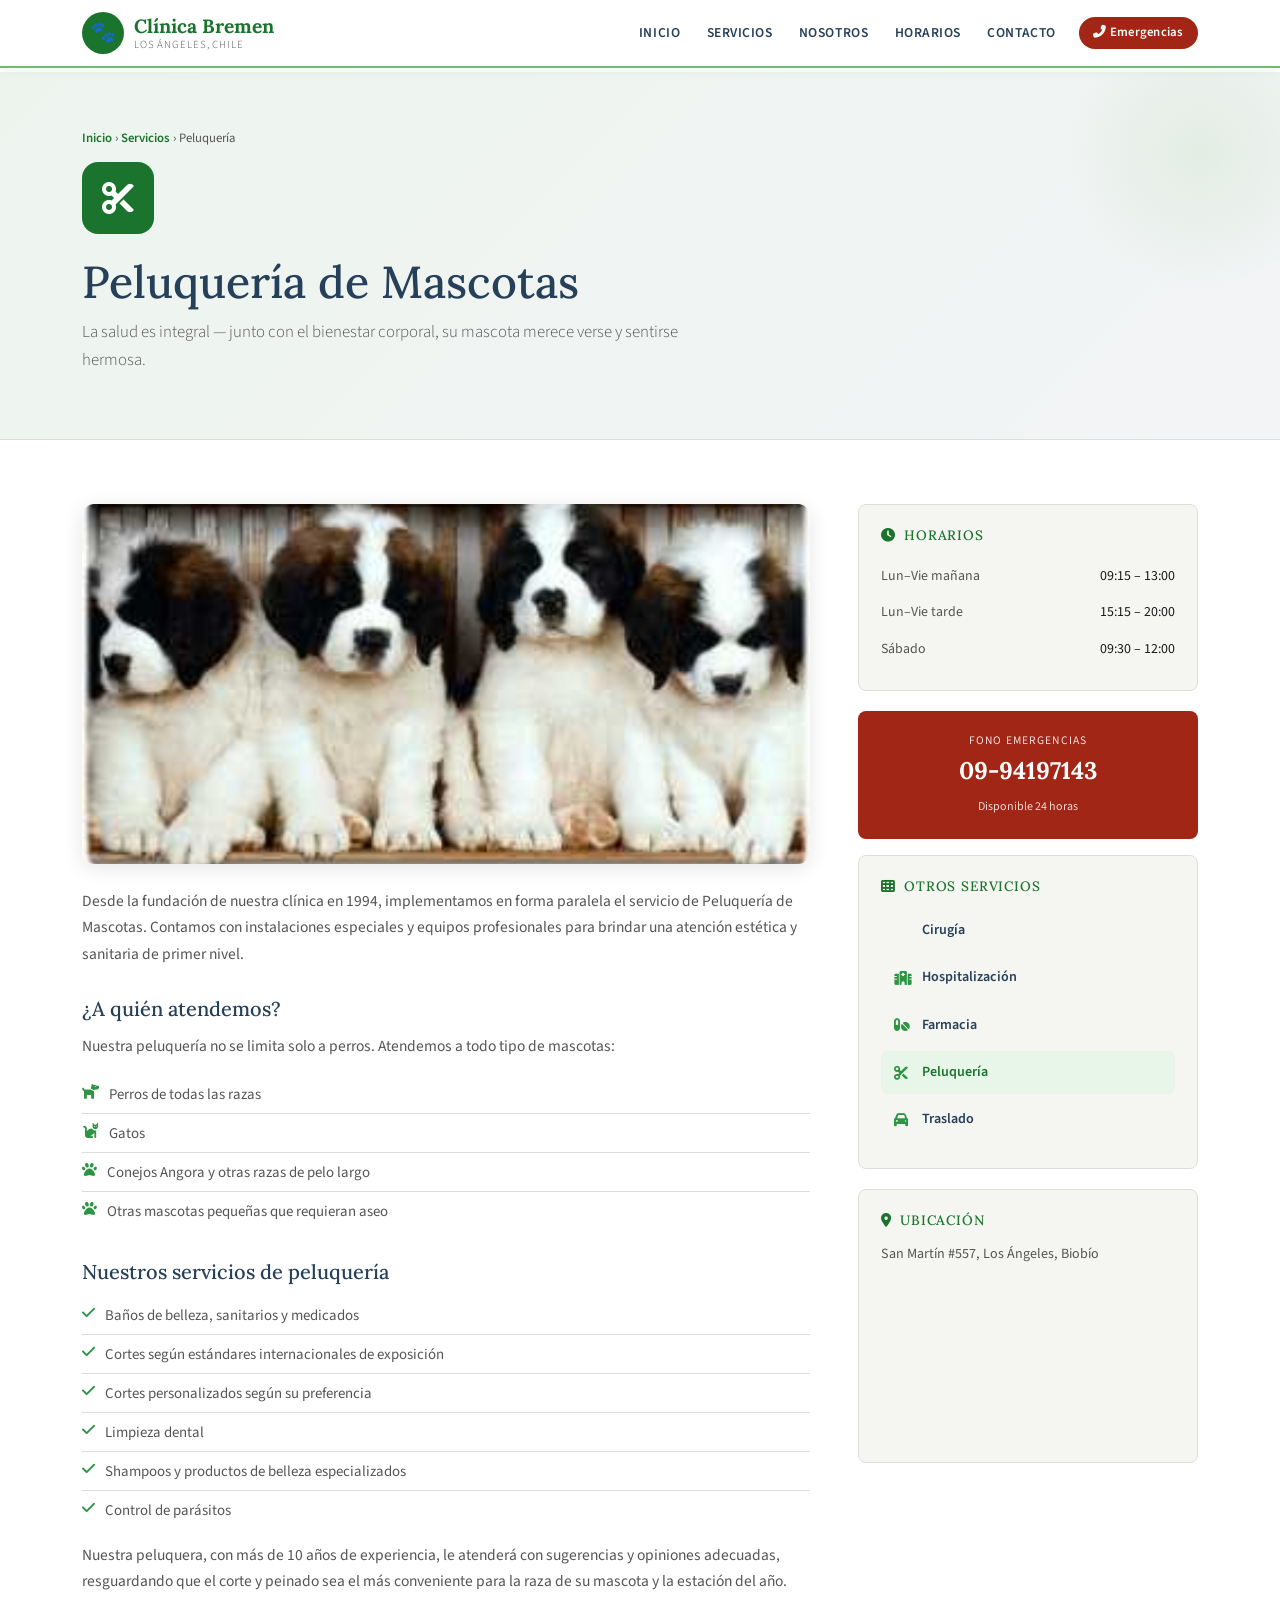
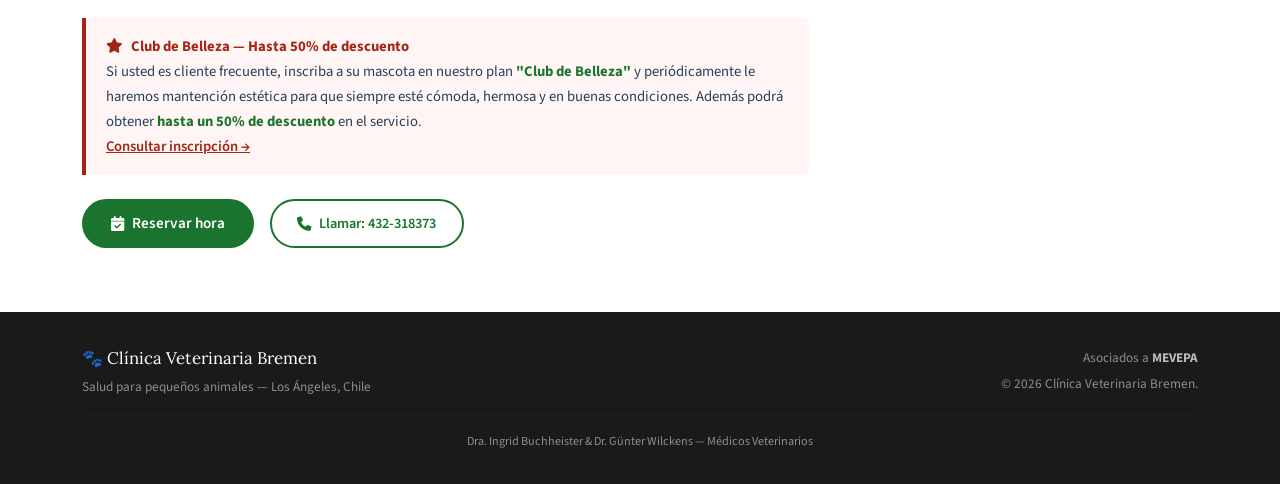
<file: peluqueria.html>
<!DOCTYPE html>
<html lang="es">
<head>
  <meta charset="UTF-8">
  <meta name="viewport" content="width=device-width, initial-scale=1.0">
  <title>Peluquería de Mascotas — Clínica Bremen</title>
  <link rel="icon" href="assets/img/favicon.svg" type="image/svg+xml">
  <meta name="description" content="Peluquería canina y felina en Los Ángeles: baños, cortes, Club de Belleza con 50% descuento. Clínica Bremen desde 1994.">
  <link rel="preconnect" href="https://fonts.googleapis.com">
  <link rel="preconnect" href="https://fonts.gstatic.com" crossorigin>
  <link href="https://fonts.googleapis.com/css2?family=Lora:ital,wght@0,400;0,600;0,700;1,400&family=Source+Sans+3:wght@300;400;600&display=swap" rel="stylesheet">
  <link href="https://cdn.jsdelivr.net/npm/bootstrap@5.3.3/dist/css/bootstrap.min.css" rel="stylesheet">
  <link rel="stylesheet" href="https://cdnjs.cloudflare.com/ajax/libs/font-awesome/6.5.0/css/all.min.css">
  <link rel="stylesheet" href="assets/css/style.css">
</head>
<body>

  <!-- NAVBAR -->
  <nav id="navbar">
    <div class="container">
      <div class="d-flex align-items-center justify-content-between gap-2">
        <a href="index.html" class="d-flex align-items-center text-decoration-none">
          <div class="brand-icon">🐾</div>
          <div class="navbar-brand-text">Clínica Bremen<span>Los Ángeles, Chile</span></div>
        </a>
        <button class="border-0 bg-transparent d-lg-none" id="navToggle" aria-label="Menú">
          <span style="font-size:1.5rem; color:var(--azul-oscuro);">☰</span>
        </button>
        <div class="d-none d-lg-flex align-items-center gap-1" id="navLinks">
          <a href="index.html"           class="nav-link">Inicio</a>
          <a href="index.html#servicios" class="nav-link">Servicios</a>
          <a href="index.html#nosotros"  class="nav-link">Nosotros</a>
          <a href="index.html#horarios"  class="nav-link">Horarios</a>
          <a href="index.html#contacto"  class="nav-link">Contacto</a>
          <a href="tel:+56994197143" class="nav-link btn-emergencia ms-2">
            <i class="fas fa-phone-alt"></i> Emergencias
          </a>
        </div>
      </div>
      <div class="d-lg-none d-none mt-2 pb-2 border-top" id="mobileMenu">
        <div class="d-flex flex-column gap-1 pt-2">
          <a href="index.html"           class="nav-link" onclick="closeMobile()">Inicio</a>
          <a href="index.html#servicios" class="nav-link" onclick="closeMobile()">Servicios</a>
          <a href="index.html#nosotros"  class="nav-link" onclick="closeMobile()">Nosotros</a>
          <a href="index.html#horarios"  class="nav-link" onclick="closeMobile()">Horarios</a>
          <a href="index.html#contacto"  class="nav-link" onclick="closeMobile()">Contacto</a>
          <a href="tel:+56994197143" class="nav-link btn-emergencia mt-1 text-center">
            <i class="fas fa-phone-alt"></i> Emergencias: 09-94197143
          </a>
        </div>
      </div>
    </div>
  </nav>

  <!-- HERO SUBPÁGINA -->
  <div class="subpage-hero">
    <div class="container">
      <div class="subpage-breadcrumb">
        <a href="index.html">Inicio</a> &rsaquo; <a href="index.html#servicios">Servicios</a> &rsaquo; Peluquería
      </div>
      <div class="subpage-icon"><i class="fas fa-cut"></i></div>
      <h1>Peluquería de Mascotas</h1>
      <p class="lead">La salud es integral — junto con el bienestar corporal, su mascota merece verse y sentirse hermosa.</p>
    </div>
  </div>

  <!-- CONTENIDO -->
  <section class="subpage-content">
    <div class="container">
      <div class="row g-5">

        <!-- Contenido principal -->
        <div class="col-lg-8">
          <img src="assets/img/sanberchicos4.jpg"
               alt="Peluquería de mascotas Clínica Bremen"
               class="mb-4 fade-in">

          <p>Desde la fundación de nuestra clínica en 1994, implementamos en forma paralela el servicio de Peluquería de Mascotas. Contamos con instalaciones especiales y equipos profesionales para brindar una atención estética y sanitaria de primer nivel.</p>

          <h3>¿A quién atendemos?</h3>
          <p>Nuestra peluquería no se limita solo a perros. Atendemos a todo tipo de mascotas:</p>
          <ul class="tipo-list">
            <li><i class="fas fa-dog"></i>Perros de todas las razas</li>
            <li><i class="fas fa-cat"></i>Gatos</li>
            <li><i class="fas fa-paw"></i>Conejos Angora y otras razas de pelo largo</li>
            <li><i class="fas fa-paw"></i>Otras mascotas pequeñas que requieran aseo</li>
          </ul>

          <h3>Nuestros servicios de peluquería</h3>
          <ul class="tipo-list">
            <li><i class="fas fa-check"></i>Baños de belleza, sanitarios y medicados</li>
            <li><i class="fas fa-check"></i>Cortes según estándares internacionales de exposición</li>
            <li><i class="fas fa-check"></i>Cortes personalizados según su preferencia</li>
            <li><i class="fas fa-check"></i>Limpieza dental</li>
            <li><i class="fas fa-check"></i>Shampoos y productos de belleza especializados</li>
            <li><i class="fas fa-check"></i>Control de parásitos</li>
          </ul>

          <p>Nuestra peluquera, con más de 10 años de experiencia, le atenderá con sugerencias y opiniones adecuadas, resguardando que el corte y peinado sea el más conveniente para la raza de su mascota y la estación del año.</p>

          <!-- Club de Belleza destacado -->
          <div class="highlight-box mt-4" style="border-left-color: var(--rojo); background: #fff5f5;">
            <strong style="color: var(--rojo);"><i class="fas fa-star me-2"></i>Club de Belleza — Hasta 50% de descuento</strong><br>
            Si usted es cliente frecuente, inscriba a su mascota en nuestro plan <strong>"Club de Belleza"</strong>
            y periódicamente le haremos mantención estética para que siempre esté cómoda, hermosa y en buenas condiciones.
            Además podrá obtener <strong>hasta un 50% de descuento</strong> en el servicio.
            <br><a href="index.html#contacto" style="color: var(--rojo); font-weight:600;">Consultar inscripción →</a>
          </div>

          <div class="mt-4 d-flex flex-wrap gap-3">
            <a href="index.html#contacto" class="btn-primario">
              <i class="fas fa-calendar-check"></i> Reservar hora
            </a>
            <a href="tel:432318373" class="btn-outline-verde">
              <i class="fas fa-phone"></i> Llamar: 432-318373
            </a>
          </div>
        </div>

        <!-- Sidebar -->
        <div class="col-lg-4">
          <div class="subpage-sidebar">
            <div class="sidebar-card">
              <h6><i class="fas fa-clock me-2"></i>Horarios</h6>
              <div class="horario-item"><span style="color:var(--gris-texto);">Lun–Vie mañana</span><span>09:15 – 13:00</span></div>
              <div class="horario-item"><span style="color:var(--gris-texto);">Lun–Vie tarde</span><span>15:15 – 20:00</span></div>
              <div class="horario-item"><span style="color:var(--gris-texto);">Sábado</span><span>09:30 – 12:00</span></div>
            </div>
            <div class="sidebar-emergencia mb-3">
              <div class="label" style="font-size:0.72rem; letter-spacing:0.1em; text-transform:uppercase; opacity:0.85;">Fono Emergencias</div>
              <div class="num"><a href="tel:+56994197143">09-94197143</a></div>
              <small>Disponible 24 horas</small>
            </div>
            <div class="sidebar-card">
              <h6><i class="fas fa-th me-2"></i>Otros servicios</h6>
              <div class="otros-servicios">
                <a href="cirugia.html"><i class="fas fa-scalpel"></i>Cirugía</a>
                <a href="hospitalizacion.html"><i class="fas fa-hospital"></i>Hospitalización</a>
                <a href="farmacia.html"><i class="fas fa-pills"></i>Farmacia</a>
                <a href="peluqueria.html" class="current"><i class="fas fa-cut"></i>Peluquería</a>
                <a href="traslado.html"><i class="fas fa-car"></i>Traslado</a>
              </div>
            </div>
            <div class="sidebar-card">
              <h6><i class="fas fa-map-marker-alt me-2"></i>Ubicación</h6>
              <p style="font-size:0.88rem; color:var(--gris-texto); margin:0 0 0.75rem;">San Martín #557, Los Ángeles, Biobío</p>
              <div style="border-radius:8px; overflow:hidden; height:160px;">
                <iframe src="https://maps.google.cl/maps?f=q&hl=es&q=Clinica+Bremen,+Los+Angeles,+Chile&t=m&ll=-37.47932,-72.353683&z=15&output=embed"
                        width="100%" height="160" style="border:none;" loading="lazy"></iframe>
              </div>
            </div>
          </div>
        </div>

      </div>
    </div>
  </section>

  <!-- FOOTER -->
  <footer>
    <div class="container">
      <div class="row align-items-center">
        <div class="col-md-6 mb-3 mb-md-0">
          <div class="brand">🐾 Clínica Veterinaria Bremen</div>
          <div>Salud para pequeños animales — Los Ángeles, Chile</div>
        </div>
        <div class="col-md-6 text-md-end">
          <div>Asociados a <strong style="color:rgba(255,255,255,0.7);">MEVEPA</strong></div>
          <div class="mt-1">© <span id="anio"></span> Clínica Veterinaria Bremen.</div>
        </div>
      </div>
      <hr class="footer-divider">
      <div class="text-center" style="font-size:0.76rem;">Dra. Ingrid Buchheister &amp; Dr. Günter Wilckens — Médicos Veterinarios</div>
    </div>
  </footer>

  <script src="https://cdn.jsdelivr.net/npm/bootstrap@5.3.3/dist/js/bootstrap.bundle.min.js"></script>
  <script src="assets/js/shared.js"></script>
</body>
</html>
</file>
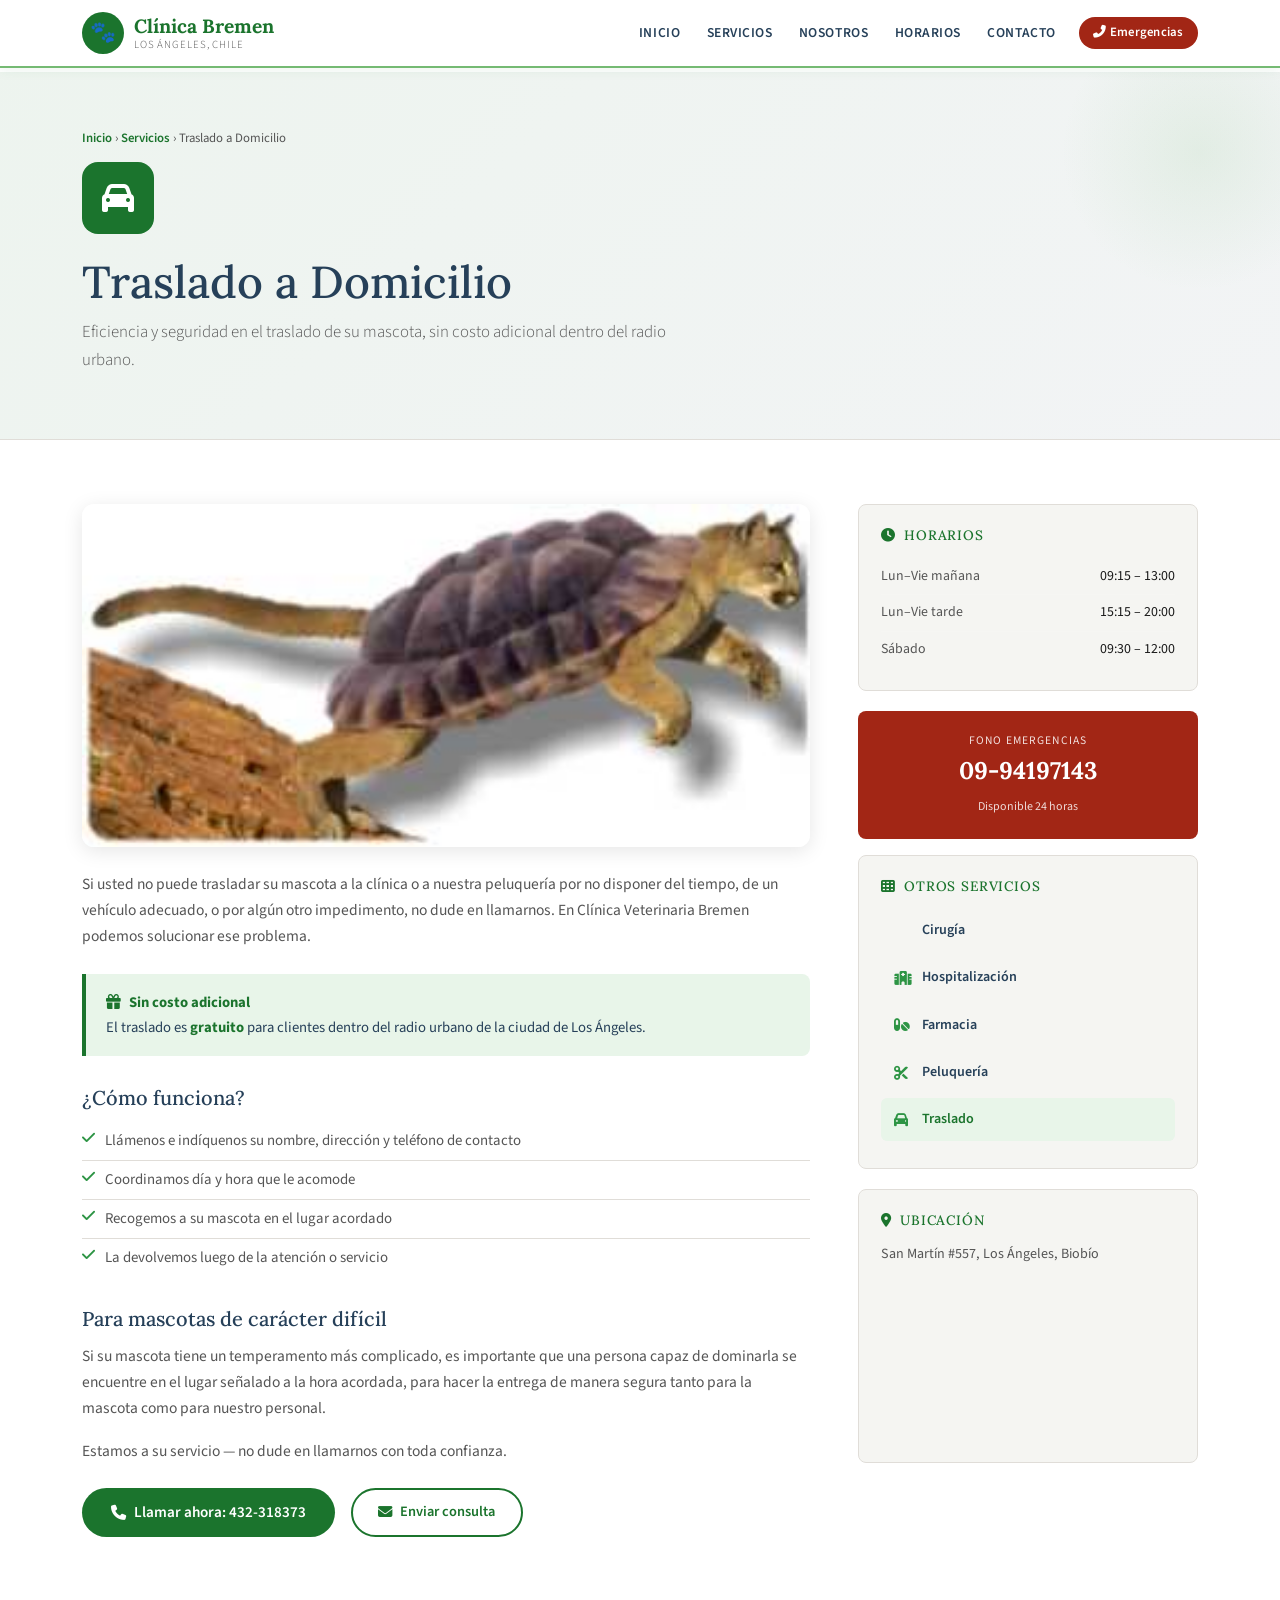
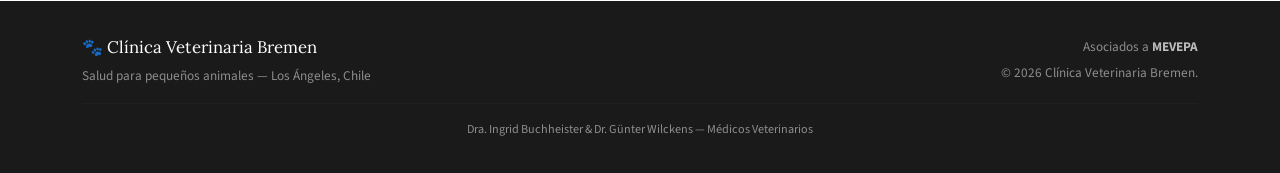
<file: traslado.html>
<!DOCTYPE html>
<html lang="es">
<head>
  <meta charset="UTF-8">
  <meta name="viewport" content="width=device-width, initial-scale=1.0">
  <title>Traslado a Domicilio — Clínica Bremen</title>
  <link rel="icon" href="assets/img/favicon.svg" type="image/svg+xml">
  <meta name="description" content="Traslado y transporte de mascotas a domicilio en Los Ángeles sin costo adicional dentro del radio urbano. Clínica Bremen.">
  <link rel="preconnect" href="https://fonts.googleapis.com">
  <link rel="preconnect" href="https://fonts.gstatic.com" crossorigin>
  <link href="https://fonts.googleapis.com/css2?family=Lora:ital,wght@0,400;0,600;0,700;1,400&family=Source+Sans+3:wght@300;400;600&display=swap" rel="stylesheet">
  <link href="https://cdn.jsdelivr.net/npm/bootstrap@5.3.3/dist/css/bootstrap.min.css" rel="stylesheet">
  <link rel="stylesheet" href="https://cdnjs.cloudflare.com/ajax/libs/font-awesome/6.5.0/css/all.min.css">
  <link rel="stylesheet" href="assets/css/style.css">
</head>
<body>

  <!-- NAVBAR -->
  <nav id="navbar">
    <div class="container">
      <div class="d-flex align-items-center justify-content-between gap-2">
        <a href="index.html" class="d-flex align-items-center text-decoration-none">
          <div class="brand-icon">🐾</div>
          <div class="navbar-brand-text">Clínica Bremen<span>Los Ángeles, Chile</span></div>
        </a>
        <button class="border-0 bg-transparent d-lg-none" id="navToggle" aria-label="Menú">
          <span style="font-size:1.5rem; color:var(--azul-oscuro);">☰</span>
        </button>
        <div class="d-none d-lg-flex align-items-center gap-1" id="navLinks">
          <a href="index.html"           class="nav-link">Inicio</a>
          <a href="index.html#servicios" class="nav-link">Servicios</a>
          <a href="index.html#nosotros"  class="nav-link">Nosotros</a>
          <a href="index.html#horarios"  class="nav-link">Horarios</a>
          <a href="index.html#contacto"  class="nav-link">Contacto</a>
          <a href="tel:+56994197143" class="nav-link btn-emergencia ms-2">
            <i class="fas fa-phone-alt"></i> Emergencias
          </a>
        </div>
      </div>
      <div class="d-lg-none d-none mt-2 pb-2 border-top" id="mobileMenu">
        <div class="d-flex flex-column gap-1 pt-2">
          <a href="index.html"           class="nav-link" onclick="closeMobile()">Inicio</a>
          <a href="index.html#servicios" class="nav-link" onclick="closeMobile()">Servicios</a>
          <a href="index.html#nosotros"  class="nav-link" onclick="closeMobile()">Nosotros</a>
          <a href="index.html#horarios"  class="nav-link" onclick="closeMobile()">Horarios</a>
          <a href="index.html#contacto"  class="nav-link" onclick="closeMobile()">Contacto</a>
          <a href="tel:+56994197143" class="nav-link btn-emergencia mt-1 text-center">
            <i class="fas fa-phone-alt"></i> Emergencias: 09-94197143
          </a>
        </div>
      </div>
    </div>
  </nav>

  <!-- HERO SUBPÁGINA -->
  <div class="subpage-hero">
    <div class="container">
      <div class="subpage-breadcrumb">
        <a href="index.html">Inicio</a> &rsaquo; <a href="index.html#servicios">Servicios</a> &rsaquo; Traslado a Domicilio
      </div>
      <div class="subpage-icon"><i class="fas fa-car"></i></div>
      <h1>Traslado a Domicilio</h1>
      <p class="lead">Eficiencia y seguridad en el traslado de su mascota, sin costo adicional dentro del radio urbano.</p>
    </div>
  </div>

  <!-- CONTENIDO -->
  <section class="subpage-content">
    <div class="container">
      <div class="row g-5">

        <!-- Contenido principal -->
        <div class="col-lg-8">
          <img src="assets/img/pumaturt.jpg"
               alt="Traslado de mascotas Clínica Bremen"
               class="mb-4 fade-in">

          <p>Si usted no puede trasladar su mascota a la clínica o a nuestra peluquería por no disponer del tiempo, de un vehículo adecuado, o por algún otro impedimento, no dude en llamarnos. En Clínica Veterinaria Bremen podemos solucionar ese problema.</p>

          <div class="highlight-box">
            <strong><i class="fas fa-gift me-2"></i>Sin costo adicional</strong><br>
            El traslado es <strong>gratuito</strong> para clientes dentro del radio urbano de la ciudad de Los Ángeles.
          </div>

          <h3>¿Cómo funciona?</h3>
          <ul class="tipo-list">
            <li><i class="fas fa-check"></i>Llámenos e indíquenos su nombre, dirección y teléfono de contacto</li>
            <li><i class="fas fa-check"></i>Coordinamos día y hora que le acomode</li>
            <li><i class="fas fa-check"></i>Recogemos a su mascota en el lugar acordado</li>
            <li><i class="fas fa-check"></i>La devolvemos luego de la atención o servicio</li>
          </ul>

          <h3>Para mascotas de carácter difícil</h3>
          <p>Si su mascota tiene un temperamento más complicado, es importante que una persona capaz de dominarla se encuentre en el lugar señalado a la hora acordada, para hacer la entrega de manera segura tanto para la mascota como para nuestro personal.</p>

          <p>Estamos a su servicio — no dude en llamarnos con toda confianza.</p>

          <div class="mt-4 d-flex flex-wrap gap-3">
            <a href="tel:432318373" class="btn-primario">
              <i class="fas fa-phone"></i> Llamar ahora: 432-318373
            </a>
            <a href="index.html#contacto" class="btn-outline-verde">
              <i class="fas fa-envelope"></i> Enviar consulta
            </a>
          </div>
        </div>

        <!-- Sidebar -->
        <div class="col-lg-4">
          <div class="subpage-sidebar">
            <div class="sidebar-card">
              <h6><i class="fas fa-clock me-2"></i>Horarios</h6>
              <div class="horario-item"><span style="color:var(--gris-texto);">Lun–Vie mañana</span><span>09:15 – 13:00</span></div>
              <div class="horario-item"><span style="color:var(--gris-texto);">Lun–Vie tarde</span><span>15:15 – 20:00</span></div>
              <div class="horario-item"><span style="color:var(--gris-texto);">Sábado</span><span>09:30 – 12:00</span></div>
            </div>
            <div class="sidebar-emergencia mb-3">
              <div class="label" style="font-size:0.72rem; letter-spacing:0.1em; text-transform:uppercase; opacity:0.85;">Fono Emergencias</div>
              <div class="num"><a href="tel:+56994197143">09-94197143</a></div>
              <small>Disponible 24 horas</small>
            </div>
            <div class="sidebar-card">
              <h6><i class="fas fa-th me-2"></i>Otros servicios</h6>
              <div class="otros-servicios">
                <a href="cirugia.html"><i class="fas fa-scalpel"></i>Cirugía</a>
                <a href="hospitalizacion.html"><i class="fas fa-hospital"></i>Hospitalización</a>
                <a href="farmacia.html"><i class="fas fa-pills"></i>Farmacia</a>
                <a href="peluqueria.html"><i class="fas fa-cut"></i>Peluquería</a>
                <a href="traslado.html" class="current"><i class="fas fa-car"></i>Traslado</a>
              </div>
            </div>
            <div class="sidebar-card">
              <h6><i class="fas fa-map-marker-alt me-2"></i>Ubicación</h6>
              <p style="font-size:0.88rem; color:var(--gris-texto); margin:0 0 0.75rem;">San Martín #557, Los Ángeles, Biobío</p>
              <div style="border-radius:8px; overflow:hidden; height:160px;">
                <iframe src="https://maps.google.cl/maps?f=q&hl=es&q=Clinica+Bremen,+Los+Angeles,+Chile&t=m&ll=-37.47932,-72.353683&z=15&output=embed"
                        width="100%" height="160" style="border:none;" loading="lazy"></iframe>
              </div>
            </div>
          </div>
        </div>

      </div>
    </div>
  </section>

  <!-- FOOTER -->
  <footer>
    <div class="container">
      <div class="row align-items-center">
        <div class="col-md-6 mb-3 mb-md-0">
          <div class="brand">🐾 Clínica Veterinaria Bremen</div>
          <div>Salud para pequeños animales — Los Ángeles, Chile</div>
        </div>
        <div class="col-md-6 text-md-end">
          <div>Asociados a <strong style="color:rgba(255,255,255,0.7);">MEVEPA</strong></div>
          <div class="mt-1">© <span id="anio"></span> Clínica Veterinaria Bremen.</div>
        </div>
      </div>
      <hr class="footer-divider">
      <div class="text-center" style="font-size:0.76rem;">Dra. Ingrid Buchheister &amp; Dr. Günter Wilckens — Médicos Veterinarios</div>
    </div>
  </footer>

  <script src="https://cdn.jsdelivr.net/npm/bootstrap@5.3.3/dist/js/bootstrap.bundle.min.js"></script>
  <script src="assets/js/shared.js"></script>
</body>
</html>
</file>
<file: assets/css/style.css>
/* ============================================================
   CLÍNICA VETERINARIA BREMEN — Estilos compartidos
   Prototipo Híbrido v1.0
   ============================================================ */

/* ============================================================
   VARIABLES — Paleta original de Clínica Bremen
   ============================================================ */
:root {
  --verde-oscuro:   #1B742D;
  --verde-medio:    #2d9444;
  --verde-claro:    #75BA73;
  --verde-suave:    #e8f5e9;
  --rojo:           #A22615;
  --rojo-claro:     #E2341D;
  --azul-oscuro:    #264059;
  --azul-medio:     #3a5f7d;
  --blanco:         #ffffff;
  --gris-claro:     #f5f5f2;
  --gris-medio:     #e0ddd8;
  --gris-texto:     #555555;
  --negro:          #1a1a1a;

  --font-heading:   'Lora', Georgia, serif;
  --font-body:      'Source Sans 3', Arial, sans-serif;

  --radio:          8px;
  --sombra:         0 4px 20px rgba(0,0,0,0.10);
  --sombra-hover:   0 8px 32px rgba(0,0,0,0.18);
  --transicion:     all 0.3s ease;
}

/* ============================================================
   RESET & BASE
   ============================================================ */
*, *::before, *::after { box-sizing: border-box; }
html { scroll-behavior: smooth; }
body {
  font-family: var(--font-body);
  font-size: 16px;
  color: var(--negro);
  background: var(--blanco);
  line-height: 1.7;
  padding-top: 72px; /* altura del navbar */
}
h1, h2, h3, h4, h5, h6 {
  font-family: var(--font-heading);
  line-height: 1.25;
}
img { max-width: 100%; height: auto; }
a { transition: var(--transicion); }

/* ============================================================
   TÍTULOS DE SECCIÓN
   ============================================================ */
.seccion-titulo {
  font-size: clamp(1.6rem, 3vw, 2.2rem);
  color: var(--azul-oscuro);
  margin-bottom: 0.4rem;
}
.seccion-titulo::after {
  content: '';
  display: block;
  width: 56px;
  height: 4px;
  background: var(--verde-medio);
  margin-top: 10px;
  border-radius: 2px;
}
.seccion-titulo.centrado::after {
  margin-left: auto;
  margin-right: auto;
}
.seccion-subtitulo {
  color: var(--gris-texto);
  font-size: 1.05rem;
  max-width: 640px;
}

/* ============================================================
   NAVBAR
   ============================================================ */
#navbar {
  position: fixed;
  top: 0; left: 0; right: 0;
  z-index: 1000;
  padding: 0.75rem 0;
  background: rgba(255,255,255,0.97);
  backdrop-filter: blur(8px);
  border-bottom: 2px solid var(--verde-claro);
  transition: var(--transicion);
  box-shadow: 0 2px 12px rgba(27,116,45,0.08);
}
#navbar.scrolled {
  padding: 0.4rem 0;
  box-shadow: 0 4px 20px rgba(0,0,0,0.12);
}
.navbar-brand-text {
  font-family: var(--font-heading);
  font-weight: 700;
  font-size: 1.2rem;
  color: var(--verde-oscuro) !important;
  line-height: 1.2;
  text-decoration: none;
}
.navbar-brand-text span {
  display: block;
  font-size: 0.68rem;
  font-family: var(--font-body);
  font-weight: 300;
  color: var(--gris-texto);
  letter-spacing: 0.08em;
  text-transform: uppercase;
}
.brand-icon {
  width: 42px; height: 42px;
  background: var(--verde-oscuro);
  border-radius: 50%;
  display: flex;
  align-items: center;
  justify-content: center;
  font-size: 1.3rem;
  margin-right: 10px;
  flex-shrink: 0;
}
.nav-link {
  font-family: var(--font-body);
  font-size: 0.85rem;
  font-weight: 600;
  color: var(--azul-oscuro) !important;
  letter-spacing: 0.04em;
  text-transform: uppercase;
  padding: 0.4rem 0.7rem !important;
  position: relative;
}
.nav-link::after {
  content: '';
  position: absolute;
  bottom: -2px; left: 0.7rem; right: 0.7rem;
  height: 2px;
  background: var(--verde-medio);
  transform: scaleX(0);
  transition: transform 0.25s ease;
}
.nav-link:hover, .nav-link.active {
  color: var(--verde-oscuro) !important;
}
.nav-link:hover::after, .nav-link.active::after {
  transform: scaleX(1);
}
.btn-emergencia {
  background: var(--rojo) !important;
  color: white !important;
  border-radius: 50px;
  padding: 0.32rem 0.9rem !important;
  font-size: 0.8rem !important;
  letter-spacing: 0.02em;
  text-transform: none !important;
}
.btn-emergencia::after { display: none !important; }
.btn-emergencia:hover {
  background: var(--rojo-claro) !important;
  color: white !important;
  transform: translateY(-1px);
  box-shadow: 0 4px 12px rgba(162,38,21,0.35);
}

/* ============================================================
   BOTONES GENERALES
   ============================================================ */
.btn-primario {
  background: var(--verde-oscuro);
  color: white;
  border: none;
  border-radius: 50px;
  padding: 0.72rem 1.8rem;
  font-family: var(--font-body);
  font-weight: 600;
  font-size: 0.95rem;
  text-decoration: none;
  display: inline-flex;
  align-items: center;
  gap: 8px;
  transition: var(--transicion);
}
.btn-primario:hover {
  background: var(--verde-medio);
  color: white;
  transform: translateY(-2px);
  box-shadow: 0 6px 20px rgba(27,116,45,0.35);
}
.btn-secundario {
  background: transparent;
  color: var(--azul-oscuro);
  border: 2px solid var(--azul-oscuro);
  border-radius: 50px;
  padding: 0.68rem 1.6rem;
  font-family: var(--font-body);
  font-weight: 600;
  font-size: 0.95rem;
  text-decoration: none;
  display: inline-flex;
  align-items: center;
  gap: 8px;
  transition: var(--transicion);
}
.btn-secundario:hover {
  background: var(--azul-oscuro);
  color: white;
  transform: translateY(-2px);
}
.btn-outline-verde {
  background: transparent;
  color: var(--verde-oscuro);
  border: 2px solid var(--verde-oscuro);
  border-radius: 50px;
  padding: 0.6rem 1.6rem;
  font-family: var(--font-body);
  font-weight: 600;
  font-size: 0.9rem;
  text-decoration: none;
  display: inline-flex;
  align-items: center;
  gap: 8px;
  transition: var(--transicion);
}
.btn-outline-verde:hover {
  background: var(--verde-oscuro);
  color: white;
  transform: translateY(-1px);
}

/* ============================================================
   FRANJA DE CONTACTO RÁPIDO
   ============================================================ */
.franja-contacto {
  background: var(--azul-oscuro);
  color: white;
  padding: 0.9rem 0;
}
.franja-contacto .item {
  display: flex;
  align-items: center;
  gap: 8px;
  font-size: 0.85rem;
}
.franja-contacto .item i { color: var(--verde-claro); }
.franja-contacto a { color: white; text-decoration: none; font-weight: 600; }
.franja-contacto a:hover { color: var(--verde-claro); }

/* ============================================================
   CARDS DE SERVICIOS (home)
   ============================================================ */
.service-card {
  background: white;
  border-radius: var(--radio);
  padding: 1.75rem;
  height: 100%;
  border: 1px solid var(--gris-medio);
  transition: var(--transicion);
  position: relative;
  overflow: hidden;
  text-decoration: none;
  color: inherit;
  display: block;
}
.service-card::before {
  content: '';
  position: absolute;
  top: 0; left: 0; right: 0;
  height: 4px;
  background: var(--verde-claro);
  transform: scaleX(0);
  transform-origin: left;
  transition: transform 0.35s ease;
}
.service-card:hover {
  transform: translateY(-4px);
  box-shadow: var(--sombra-hover);
  border-color: transparent;
  color: inherit;
}
.service-card:hover::before { transform: scaleX(1); }
.service-icon {
  width: 52px; height: 52px;
  background: var(--verde-suave);
  border-radius: 12px;
  display: flex;
  align-items: center;
  justify-content: center;
  font-size: 1.4rem;
  color: var(--verde-oscuro);
  margin-bottom: 1rem;
  transition: var(--transicion);
}
.service-card:hover .service-icon {
  background: var(--verde-oscuro);
  color: white;
}
.service-card h4 {
  font-size: 1.05rem;
  color: var(--azul-oscuro);
  margin-bottom: 0.5rem;
}
.service-card p {
  font-size: 0.88rem;
  color: var(--gris-texto);
  line-height: 1.6;
  margin: 0;
}
.service-link {
  display: inline-flex;
  align-items: center;
  gap: 5px;
  color: var(--verde-oscuro);
  font-size: 0.83rem;
  font-weight: 600;
  text-decoration: none;
  margin-top: 0.9rem;
  transition: var(--transicion);
}
.service-link:hover { color: var(--rojo); gap: 8px; }

/* ============================================================
   NOSOTROS
   ============================================================ */
.nosotros-img {
  border-radius: 16px;
  overflow: hidden;
  position: relative;
}
.nosotros-img img {
  width: 100%;
  height: 400px;
  object-fit: cover;
}
.nosotros-img-badge {
  position: absolute;
  bottom: 20px; right: 20px;
  background: var(--verde-oscuro);
  color: white;
  border-radius: 12px;
  padding: 0.75rem 1.1rem;
  text-align: center;
  font-family: var(--font-heading);
}
.nosotros-img-badge .big { font-size: 1.8rem; font-weight: 700; line-height: 1; }
.nosotros-img-badge .small { font-size: 0.72rem; opacity: 0.85; }
.valores-list {
  list-style: none;
  padding: 0;
  margin: 1.2rem 0;
}
.valores-list li {
  display: flex;
  align-items: flex-start;
  gap: 11px;
  padding: 0.45rem 0;
  border-bottom: 1px solid var(--gris-medio);
  font-size: 0.92rem;
}
.valores-list li:last-child { border-bottom: none; }
.valores-list li i {
  color: var(--verde-medio);
  margin-top: 3px;
  flex-shrink: 0;
}

/* ============================================================
   HORARIOS
   ============================================================ */
.horario-card {
  background: rgba(255,255,255,0.07);
  border: 1px solid rgba(255,255,255,0.12);
  border-radius: var(--radio);
  padding: 1.6rem;
  height: 100%;
}
.horario-card h5 {
  font-family: var(--font-heading);
  font-size: 0.92rem;
  color: var(--verde-claro);
  margin-bottom: 0.9rem;
  text-transform: uppercase;
  letter-spacing: 0.06em;
}
.horario-item {
  display: flex;
  justify-content: space-between;
  padding: 0.38rem 0;
  border-bottom: 1px solid rgba(255,255,255,0.08);
  font-size: 0.87rem;
}
.horario-item:last-child { border-bottom: none; }
.horario-item .dia { color: rgba(255,255,255,0.6); }
.horario-item .hora { color: white; font-weight: 600; }
.emergencia-box {
  background: var(--rojo);
  border-radius: var(--radio);
  padding: 2rem;
  text-align: center;
  height: 100%;
  display: flex;
  flex-direction: column;
  align-items: center;
  justify-content: center;
  gap: 0.4rem;
}
.emergencia-box i { font-size: 2.2rem; animation: pulse 2s infinite; }
@keyframes pulse {
  0%, 100% { transform: scale(1); }
  50% { transform: scale(1.1); }
}
.emergencia-box .label {
  font-size: 0.75rem;
  letter-spacing: 0.12em;
  text-transform: uppercase;
  opacity: 0.85;
}
.emergencia-box .numero {
  font-family: var(--font-heading);
  font-size: 1.8rem;
  font-weight: 700;
  line-height: 1;
}
.emergencia-box a { color: white; text-decoration: none; }

/* ============================================================
   FORMULARIO & MAPA (home y subpáginas)
   ============================================================ */
.form-control, .form-select {
  border: 1.5px solid var(--gris-medio);
  border-radius: var(--radio);
  padding: 0.65rem 0.95rem;
  font-family: var(--font-body);
  font-size: 0.9rem;
  transition: var(--transicion);
}
.form-control:focus, .form-select:focus {
  border-color: var(--verde-medio);
  box-shadow: 0 0 0 3px rgba(27,116,45,0.12);
}
label {
  font-size: 0.83rem;
  font-weight: 600;
  color: var(--azul-oscuro);
  margin-bottom: 0.25rem;
}
.btn-enviar {
  background: var(--verde-oscuro);
  color: white;
  border: none;
  border-radius: 50px;
  padding: 0.72rem 2rem;
  font-family: var(--font-body);
  font-weight: 600;
  font-size: 0.92rem;
  width: 100%;
  cursor: pointer;
  transition: var(--transicion);
}
.btn-enviar:hover {
  background: var(--verde-medio);
  transform: translateY(-1px);
  box-shadow: 0 6px 20px rgba(27,116,45,0.3);
}
.mapa-wrapper {
  border-radius: var(--radio);
  overflow: hidden;
  box-shadow: var(--sombra);
  height: 320px;
}
.mapa-wrapper iframe { width: 100%; height: 100%; border: none; }
.datos-contacto {
  background: white;
  border-radius: var(--radio);
  padding: 1.4rem;
  border: 1px solid var(--gris-medio);
}
.datos-contacto .item {
  display: flex;
  gap: 11px;
  padding: 0.55rem 0;
  border-bottom: 1px solid var(--gris-medio);
  font-size: 0.88rem;
}
.datos-contacto .item:last-child { border-bottom: none; }
.datos-contacto .item i {
  color: var(--verde-oscuro);
  width: 16px;
  margin-top: 2px;
  flex-shrink: 0;
}

/* ============================================================
   FOOTER
   ============================================================ */
footer {
  background: var(--negro);
  color: rgba(255,255,255,0.5);
  padding: 2rem 0;
  font-size: 0.83rem;
}
footer .brand {
  font-family: var(--font-heading);
  font-size: 1.05rem;
  color: white;
  margin-bottom: 0.2rem;
}
footer a { color: rgba(255,255,255,0.5); text-decoration: none; }
footer a:hover { color: var(--verde-claro); }
.footer-divider { border-color: rgba(255,255,255,0.1); margin: 1rem 0; }

/* ============================================================
   SUBPÁGINAS — Hero interno
   ============================================================ */
.subpage-hero {
  background: linear-gradient(135deg,
    rgba(27,116,45,0.08) 0%,
    rgba(38,64,89,0.06) 100%);
  padding: 3.5rem 0 3rem;
  border-bottom: 1px solid var(--gris-medio);
  position: relative;
  overflow: hidden;
}
.subpage-hero::after {
  content: '';
  position: absolute;
  right: -60px; top: -60px;
  width: 280px; height: 280px;
  background: radial-gradient(circle, rgba(117,186,115,0.12) 0%, transparent 70%);
  border-radius: 50%;
}
.subpage-breadcrumb {
  font-size: 0.8rem;
  color: var(--gris-texto);
  margin-bottom: 0.75rem;
}
.subpage-breadcrumb a {
  color: var(--verde-oscuro);
  text-decoration: none;
  font-weight: 600;
}
.subpage-breadcrumb a:hover { text-decoration: underline; }
.subpage-hero h1 {
  font-size: clamp(1.8rem, 4vw, 2.8rem);
  color: var(--azul-oscuro);
  margin-bottom: 0.5rem;
}
.subpage-hero .lead {
  font-size: 1.05rem;
  color: var(--gris-texto);
  max-width: 600px;
  font-weight: 300;
}
.subpage-icon {
  width: 72px; height: 72px;
  background: var(--verde-oscuro);
  border-radius: 16px;
  display: flex;
  align-items: center;
  justify-content: center;
  font-size: 2rem;
  color: white;
  margin-bottom: 1.25rem;
}

/* ============================================================
   SUBPÁGINAS — Contenido
   ============================================================ */
.subpage-content {
  padding: 4rem 0;
}
.subpage-content img {
  border-radius: 12px;
  box-shadow: var(--sombra);
  width: 100%;
  max-height: 360px;
  object-fit: cover;
}
.subpage-content p {
  color: var(--gris-texto);
  margin-bottom: 1rem;
  font-size: 0.97rem;
}
.subpage-content h3 {
  font-size: 1.25rem;
  color: var(--azul-oscuro);
  margin: 1.8rem 0 0.75rem;
}
.highlight-box {
  background: var(--verde-suave);
  border-left: 4px solid var(--verde-oscuro);
  border-radius: 0 var(--radio) var(--radio) 0;
  padding: 1rem 1.25rem;
  margin: 1.5rem 0;
  font-size: 0.92rem;
  color: var(--azul-oscuro);
}
.highlight-box strong { color: var(--verde-oscuro); }
.tipo-list {
  list-style: none;
  padding: 0;
  margin: 0.75rem 0;
}
.tipo-list li {
  display: flex;
  gap: 10px;
  padding: 0.4rem 0;
  font-size: 0.93rem;
  color: var(--gris-texto);
  border-bottom: 1px solid var(--gris-medio);
}
.tipo-list li:last-child { border-bottom: none; }
.tipo-list li i { color: var(--verde-medio); margin-top: 3px; flex-shrink: 0; }

/* Sidebar subpágina */
.subpage-sidebar {
  position: sticky;
  top: 90px;
}
.sidebar-card {
  background: var(--gris-claro);
  border-radius: var(--radio);
  padding: 1.4rem;
  border: 1px solid var(--gris-medio);
  margin-bottom: 1.25rem;
}
.sidebar-card h6 {
  font-family: var(--font-heading);
  font-size: 0.85rem;
  color: var(--verde-oscuro);
  text-transform: uppercase;
  letter-spacing: 0.06em;
  margin-bottom: 0.9rem;
}
.sidebar-emergencia {
  background: var(--rojo);
  color: white;
  border-radius: var(--radio);
  padding: 1.25rem;
  text-align: center;
}
.sidebar-emergencia .num {
  font-family: var(--font-heading);
  font-size: 1.5rem;
  font-weight: 700;
}
.sidebar-emergencia a { color: white; text-decoration: none; }
.sidebar-emergencia small { opacity: 0.82; font-size: 0.75rem; }

/* Otros servicios nav */
.otros-servicios a {
  display: flex;
  align-items: center;
  gap: 10px;
  padding: 0.6rem 0.8rem;
  border-radius: 6px;
  text-decoration: none;
  color: var(--azul-oscuro);
  font-size: 0.88rem;
  font-weight: 600;
  transition: var(--transicion);
  margin-bottom: 4px;
}
.otros-servicios a:hover, .otros-servicios a.current {
  background: var(--verde-suave);
  color: var(--verde-oscuro);
}
.otros-servicios a i { width: 18px; color: var(--verde-medio); }

/* ============================================================
   HERO (home)
   ============================================================ */
.hero-section {
  min-height: calc(100vh - 72px);
  display: flex;
  align-items: center;
  background: linear-gradient(135deg,
    rgba(27,116,45,0.05) 0%,
    rgba(38,64,89,0.03) 100%),
    var(--blanco);
  position: relative;
  overflow: hidden;
  padding: 4rem 0;
}
.hero-section::before {
  content: '';
  position: absolute;
  top: -80px; right: -120px;
  width: 480px; height: 480px;
  background: radial-gradient(circle, rgba(117,186,115,0.14) 0%, transparent 70%);
  border-radius: 50%;
  pointer-events: none;
}
.hero-badge {
  display: inline-flex;
  align-items: center;
  gap: 6px;
  background: var(--verde-suave);
  color: var(--verde-oscuro);
  border: 1px solid rgba(27,116,45,0.22);
  border-radius: 50px;
  padding: 0.28rem 0.9rem;
  font-size: 0.8rem;
  font-weight: 600;
  letter-spacing: 0.04em;
  margin-bottom: 1.1rem;
}
.hero-titulo {
  font-size: clamp(1.9rem, 5vw, 3.2rem);
  color: var(--azul-oscuro);
  margin-bottom: 0.5rem;
}
.hero-titulo em { color: var(--verde-oscuro); font-style: normal; }
.hero-subtitulo {
  font-size: clamp(0.95rem, 2vw, 1.1rem);
  color: var(--gris-texto);
  margin-bottom: 1.8rem;
  max-width: 500px;
  font-weight: 300;
}
.hero-img-wrapper { position: relative; }
.hero-img-wrapper img {
  border-radius: 20px;
  box-shadow: var(--sombra-hover);
  width: 100%;
  max-height: 460px;
  object-fit: cover;
}
.hero-img-badge {
  position: absolute;
  bottom: 20px; left: -16px;
  background: white;
  border-radius: 12px;
  padding: 0.65rem 1rem;
  box-shadow: var(--sombra);
  display: flex;
  align-items: center;
  gap: 10px;
}
.hero-img-badge .num {
  font-family: var(--font-heading);
  font-size: 1.5rem;
  font-weight: 700;
  color: var(--verde-oscuro);
  line-height: 1;
}
.hero-img-badge .lbl { color: var(--gris-texto); font-size: 0.8rem; line-height: 1.3; }
.scroll-hint {
  position: absolute;
  bottom: 1.5rem; left: 50%;
  transform: translateX(-50%);
  display: flex;
  flex-direction: column;
  align-items: center;
  gap: 5px;
  color: var(--gris-texto);
  font-size: 0.72rem;
  letter-spacing: 0.08em;
  text-transform: uppercase;
  animation: bounce 2s infinite;
}
@keyframes bounce {
  0%, 100% { transform: translateX(-50%) translateY(0); }
  50% { transform: translateX(-50%) translateY(6px); }
}

/* ============================================================
   ANIMACIONES
   ============================================================ */
.fade-in {
  opacity: 0;
  transform: translateY(22px);
  transition: opacity 0.55s ease, transform 0.55s ease;
}
.fade-in.visible { opacity: 1; transform: translateY(0); }

/* ============================================================
   RESPONSIVE
   ============================================================ */
@media (max-width: 991px) {
  .subpage-sidebar { position: static; margin-top: 2rem; }
}
@media (max-width: 768px) {
  .hero-img-badge { left: 8px; }
  .scroll-hint { display: none; }
  .franja-contacto .item { font-size: 0.78rem; }
}
</file>
